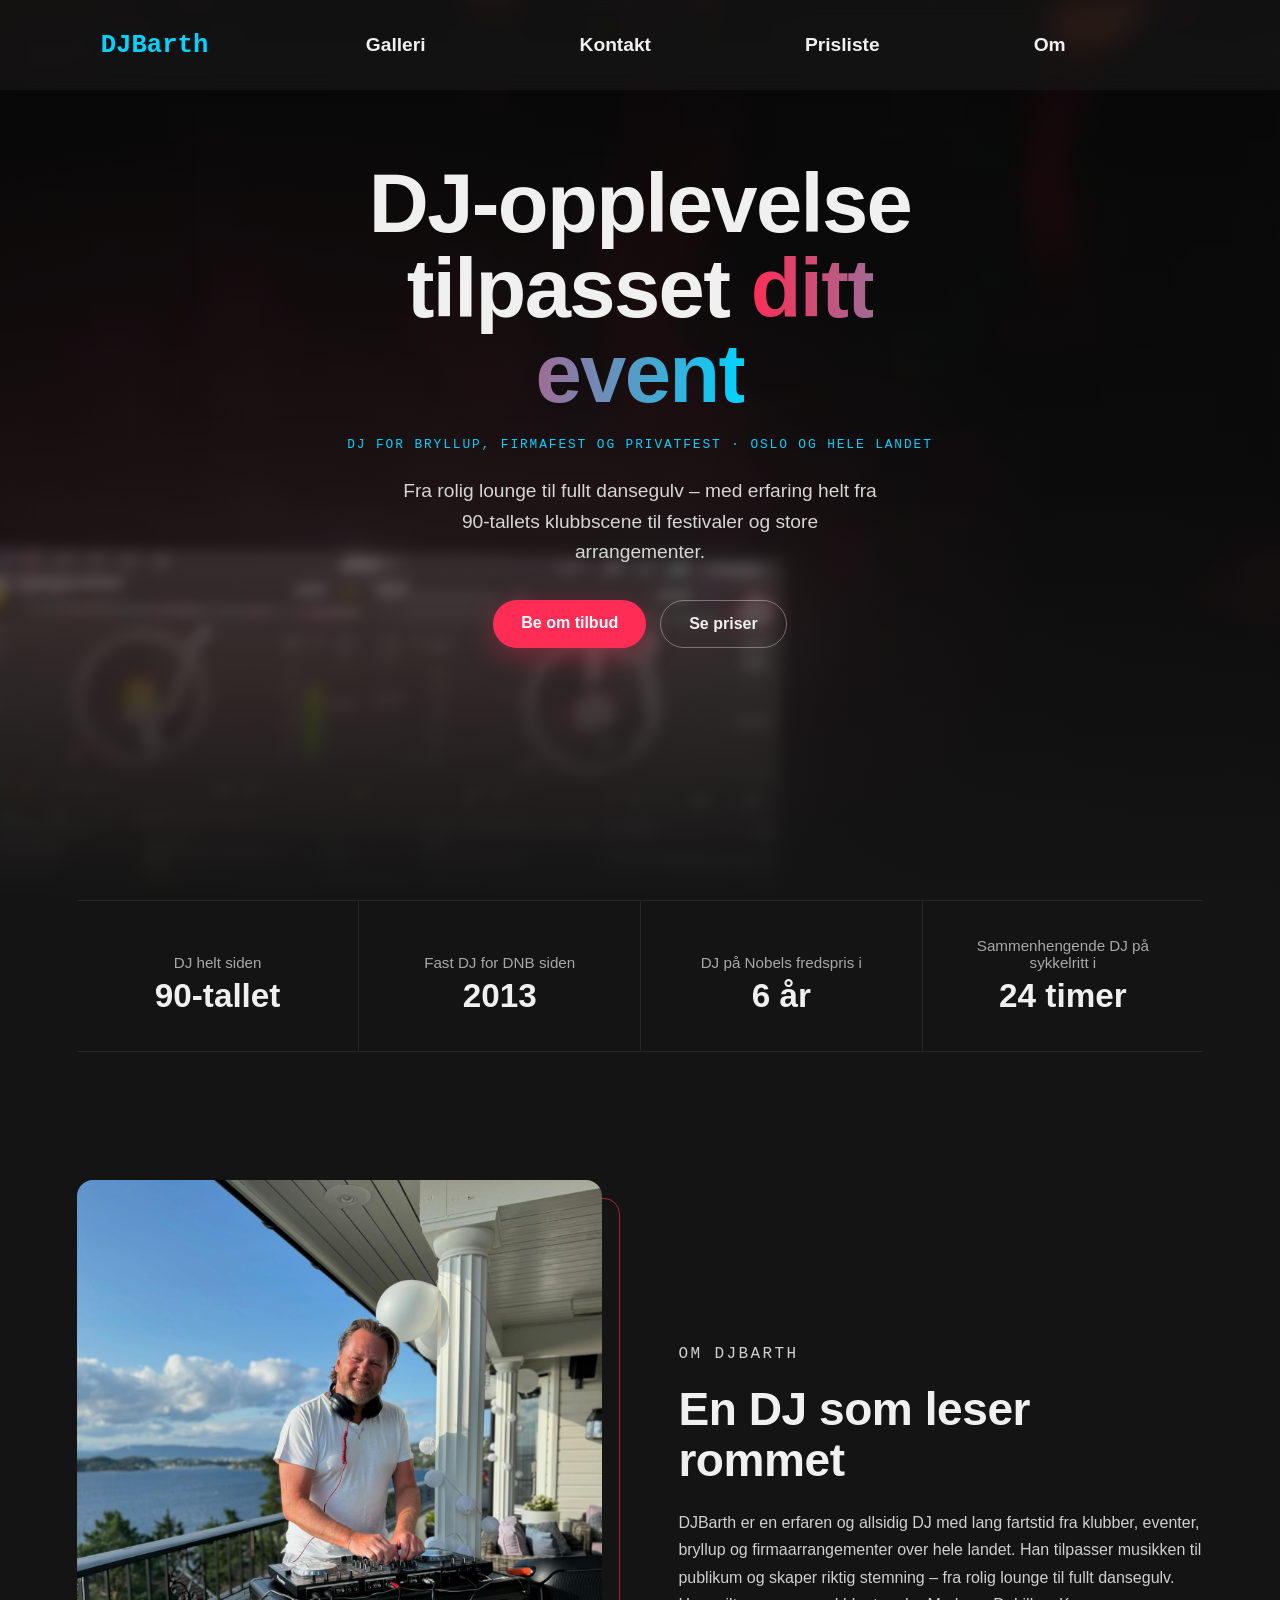
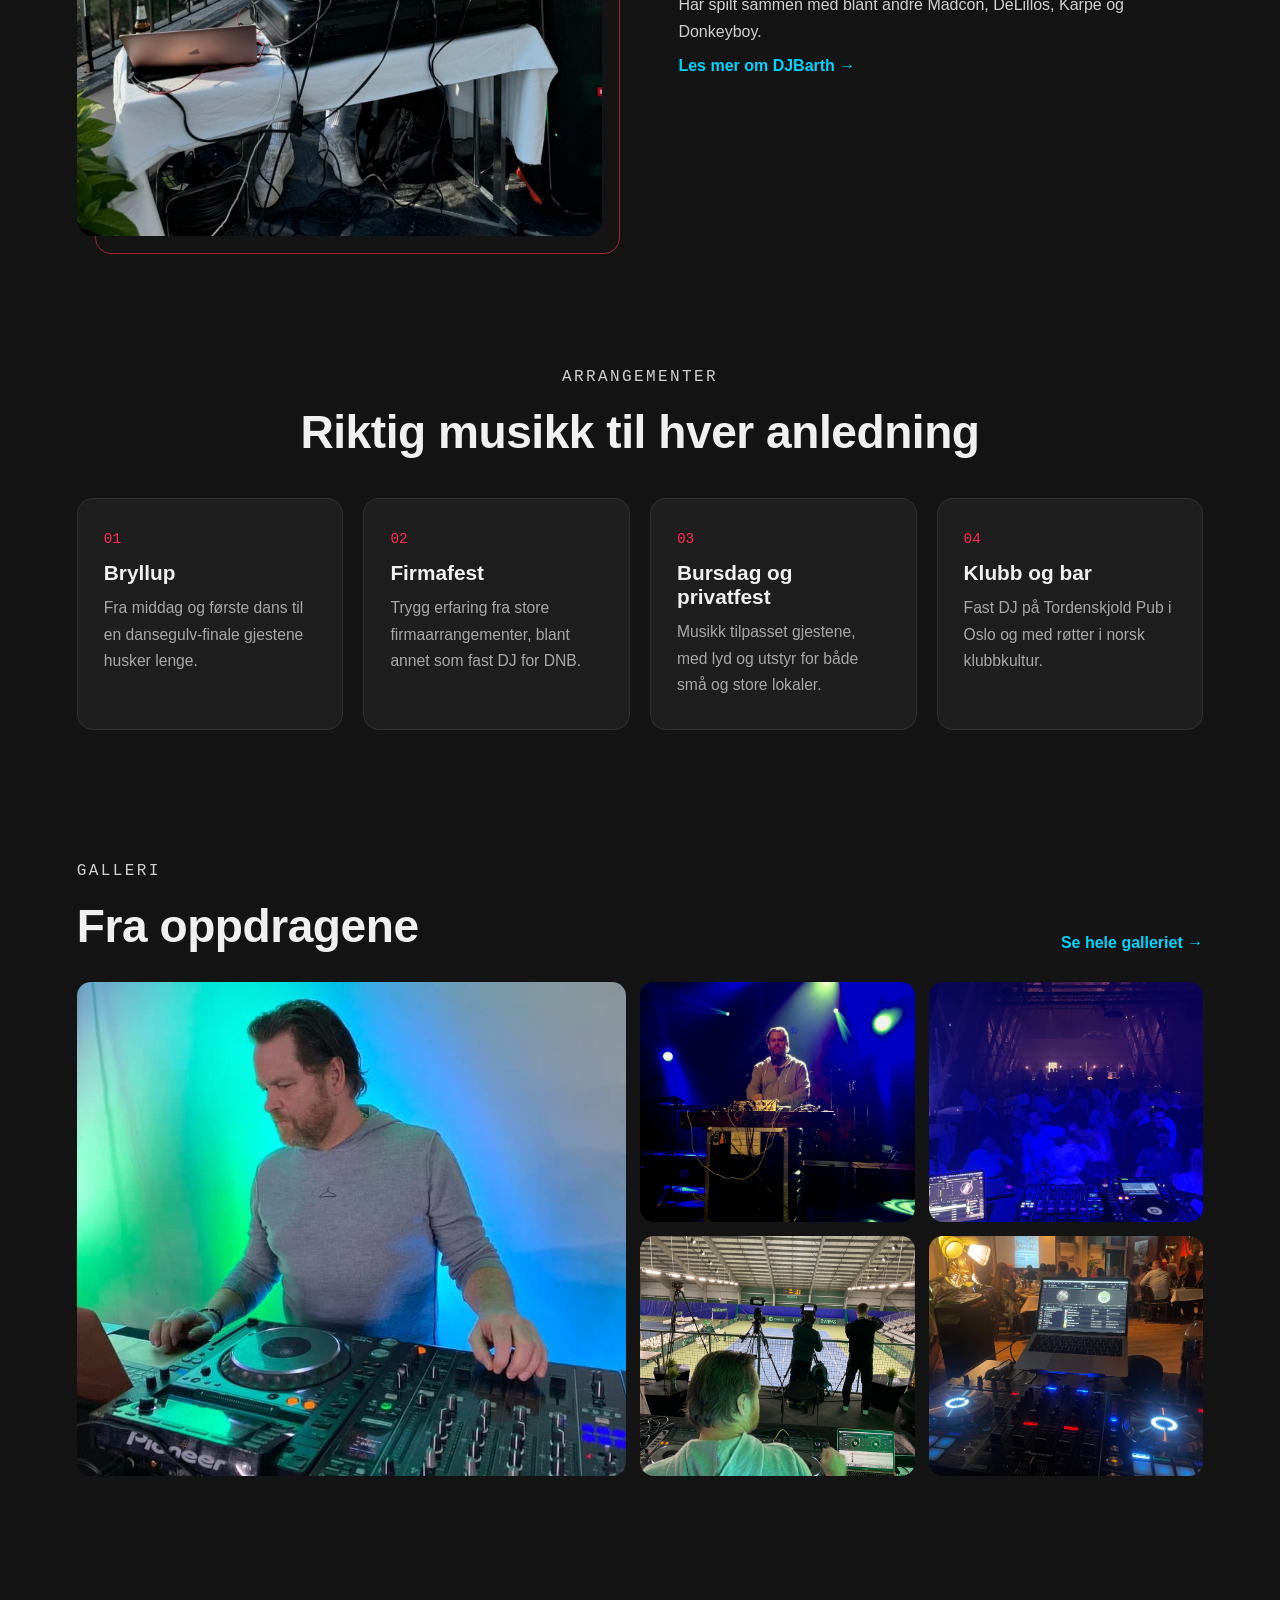
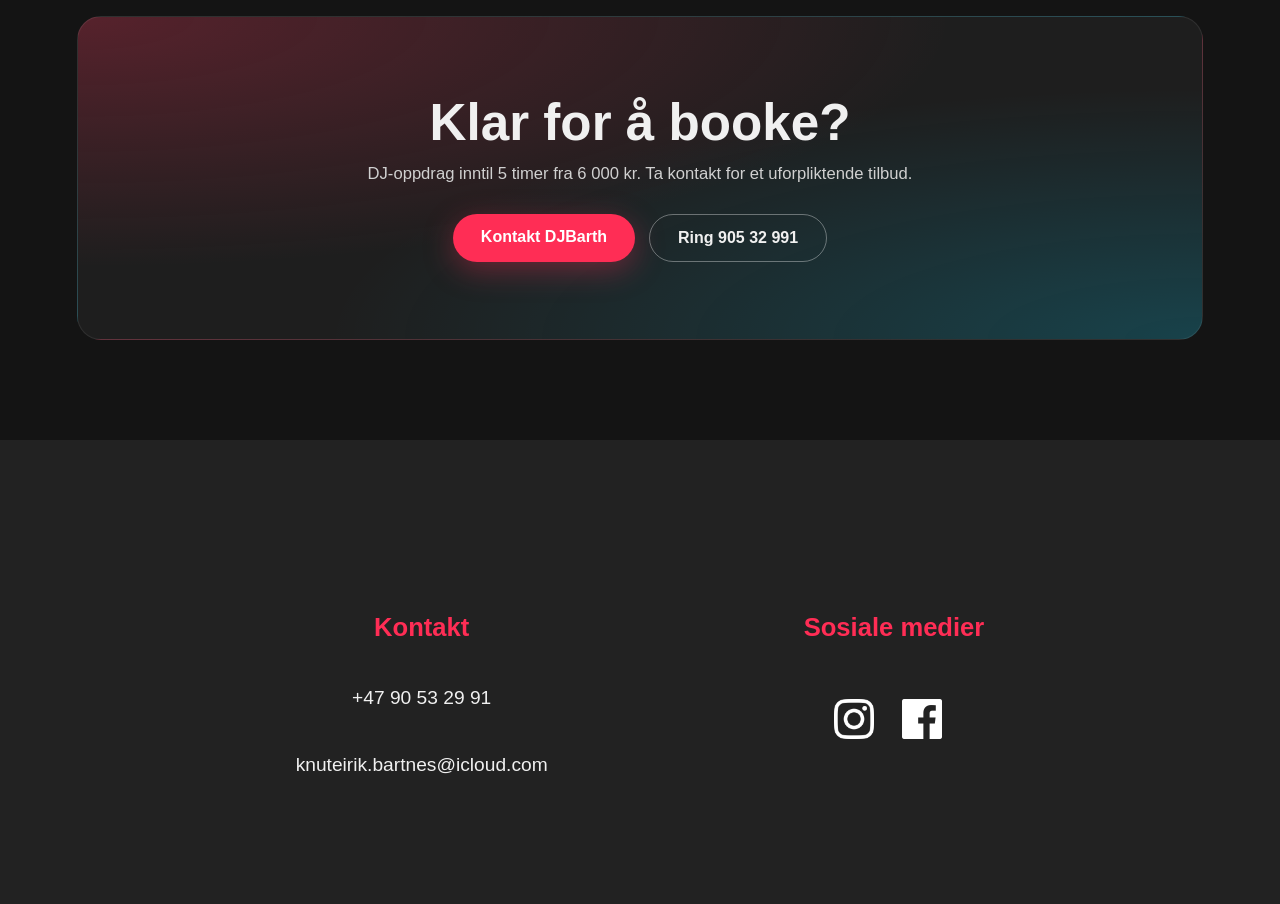
<file: index.html>
<!DOCTYPE html>
<html lang="no">
<head>
    <meta charset="UTF-8">
    <meta name="viewport" content="width=device-width, initial-scale=1.0">
    <title>DJBarth</title>
    <link rel="stylesheet" href="/CSS/Forside.css?v=10">
    <link rel="stylesheet" href="/CSS/ForsideForslag.css?v=6">
    <script src="/JS/Scrolleffekt.js"></script>
</head>
<body class="forslag">
     <div class="SvartKonteiner">
        <div><a href="/" id="Logo">DJBarth</a></div>
        <nav class="NavMeny">
        <a href="/galleri/">Galleri</a>
        <a href="/kontakt/">Kontakt</a>
        <a href="/prisliste/">Prisliste</a>
        <a href="/om/">Om</a>
        </nav>
        <div><button class="Hamburger">III</button></div>
        <div class="DropdownMeny">
            <a href="/galleri/">Galleri</a>
            <a href="/kontakt/">Kontakt</a>
            <a href="/prisliste/">Prisliste</a>
            <a href="/om/">Om</a>
        </div>
    </div>

    <script>
        const burger = document.querySelector(".Hamburger");
        const navbar = document.querySelector(".SvartKonteiner");
    
        burger.addEventListener("click", () => {
            navbar.classList.toggle("open");  
        });
    </script>

    <!-- 1. Toppfelt med video i full bredde -->
    <section class="hero">
    <video id="forsideVideo" autoplay muted loop playsinline preload="auto" poster="/Bilder/DjVideo-poster.jpg" disablepictureinpicture disableremoteplayback controlslist="nodownload nofullscreen noremoteplayback" oncontextmenu="return false;">
        <source src="/Bilder/DjVideo.mp4" type="video/mp4">
        Nettleseren din støtter ikke video.
    </video>
    <script>
        /* Sørger for at videoen starter automatisk på både PC og mobil.
           Noen ganger blokkerer nettleseren autoavspilling (f.eks. iPhone/Mac i
           strømsparingsmodus). Da byttes videoen ut med et <img> som peker på samme
           MP4-fil – Safari spiller slike av automatisk, som en GIF, også i strømsparing.
           Nettlesere som ikke støtter det beholder videoen, som da starter ved første
           museflytt, klikk, berøring eller scroll. */
        (function () {
            var v = document.getElementById("forsideVideo");
            if (!v) return;
            v.muted = true;
            var byttet = false;

            function byttTilBilde() {
                if (byttet) return;
                byttet = true;
                var img = new Image();
                img.className = "videoErstatning";
                img.alt = "";
                img.setAttribute("aria-hidden", "true");
                img.onload = function () {
                    if (!v.paused && v.currentTime > 0) return;
                    v.parentNode.replaceChild(img, v);
                };
                img.src = v.currentSrc || "/Bilder/DjVideo.mp4";
            }

            function spill() {
                var p = v.play();
                if (p && p.catch) p.catch(function (e) {
                    if (e && e.name === "NotAllowedError") byttTilBilde();
                });
            }

            spill();
            v.addEventListener("canplay", spill, { once: true });

            /* Står videoen fortsatt stille etter litt, prøv bildet-trikset uansett. */
            setTimeout(function () {
                if (v.paused || v.currentTime === 0) { spill(); byttTilBilde(); }
            }, 2500);

            ["touchstart", "click", "scroll", "keydown", "mousemove", "wheel"].forEach(function (e) {
                window.addEventListener(e, function start() {
                    if (v.paused) spill();
                    window.removeEventListener(e, start);
                }, { passive: true });
            });
            document.addEventListener("visibilitychange", function () {
                if (!document.hidden && v.paused) spill();
            });
            window.addEventListener("pageshow", function () { if (v.paused) spill(); });
        })();
    </script>
        <div class="heroToning"></div>
        <div class="heroInnhold">
            <h1 class="heroTittel reveal">DJ-opplevelse tilpasset <span>ditt event</span></h1>
            <p class="heroEtikett reveal">DJ for bryllup, firmafest og privatfest · Oslo og hele landet</p>
            <p class="heroIngress reveal">Fra rolig lounge til fullt dansegulv – med erfaring helt fra 90-tallets klubbscene til festivaler og store arrangementer.</p>
            <div class="knappeRad reveal">
                <a class="knapp knappFylt" href="/kontakt/">Be om tilbud</a>
                <a class="knapp knappKant" href="/prisliste/">Se priser</a>
            </div>
        </div>
    </section>

    <!-- 2. Erfaring i tall -->
    <section class="faktaStripe" id="erfaring">
        <div class="fakta reveal"><span>DJ helt siden</span><strong>90-tallet</strong></div>
        <div class="fakta reveal"><span>Fast DJ for DNB siden</span><strong>2013</strong></div>
        <div class="fakta reveal"><span>DJ på Nobels fredspris i</span><strong>6 år</strong></div>
        <div class="fakta reveal"><span>Sammenhengende DJ på sykkelritt&nbsp;i</span><strong>24 timer</strong></div>
    </section>

    <!-- 3. Om DJBarth -->
    <section class="seksjon omDelt">
        <div class="omBildeRamme reveal">
            <img src="/Bilder/IMG_6328.jpg" alt="DJBarth bak DJ-pulten på en terrasse">
        </div>
        <div class="omTekst">
            <p class="seksjonEtikett reveal">Om DJBarth</p>
            <h2 class="seksjonTittel reveal">En DJ som leser rommet</h2>
            <p class="reveal">DJBarth er en erfaren og allsidig DJ med lang fartstid fra klubber, eventer, bryllup og firmaarrangementer over hele landet. Han tilpasser musikken til publikum og skaper riktig stemning – fra rolig lounge til fullt dansegulv.</p>
            <p class="reveal">Har spilt sammen med blant andre Madcon, DeLillos, Karpe og Donkeyboy.</p>
            <a class="tekstLenke reveal" href="/om/">Les mer om DJBarth <span aria-hidden="true">→</span></a>
        </div>
    </section>

    <!-- 4. Hva jeg tilbyr -->
    <section class="seksjon">
        <p class="seksjonEtikett midtstilt reveal">Arrangementer</p>
        <h2 class="seksjonTittel midtstilt reveal">Riktig musikk til hver anledning</h2>
        <div class="tilbudGrid">
            <article class="tilbudKort reveal">
                <span class="kortNr">01</span>
                <h3>Bryllup</h3>
                <p>Fra middag og første dans til en dansegulv-finale gjestene husker lenge.</p>
            </article>
            <article class="tilbudKort reveal">
                <span class="kortNr">02</span>
                <h3>Firmafest</h3>
                <p>Trygg erfaring fra store firmaarrangementer, blant annet som fast DJ for DNB.</p>
            </article>
            <article class="tilbudKort reveal">
                <span class="kortNr">03</span>
                <h3>Bursdag og privatfest</h3>
                <p>Musikk tilpasset gjestene, med lyd og utstyr for både små og store lokaler.</p>
            </article>
            <article class="tilbudKort reveal">
                <span class="kortNr">04</span>
                <h3>Klubb og bar</h3>
                <p>Fast DJ på Tordenskjold Pub i Oslo og med røtter i norsk klubbkultur.</p>
            </article>
        </div>
    </section>

    <!-- 5. Smakebit fra galleriet -->
    <section class="seksjon">
        <div class="seksjonTopp">
            <div>
                <p class="seksjonEtikett reveal">Galleri</p>
                <h2 class="seksjonTittel reveal">Fra oppdragene</h2>
            </div>
            <a class="tekstLenke reveal" href="/galleri/">Se hele galleriet <span aria-hidden="true">→</span></a>
        </div>
        <div class="galleriSmak">
            <a class="reveal stor" href="/galleri/"><img src="/Bilder/IMG_3747.JPG" alt="DJBarth på et stort arrangement"></a>
            <a class="reveal" href="/galleri/"><img src="/Bilder/IMG_1045.jpeg" alt="DJBarth på oppdrag"></a>
            <a class="reveal" href="/galleri/"><img src="/Bilder/IMG_6349.jpg" alt="DJBarth på oppdrag"></a>
            <a class="reveal" href="/galleri/"><img src="/Bilder/IMG_0641.jpeg" alt="DJBarth bak DJ-pulten"></a>
            <a class="reveal" href="/galleri/"><img src="/Bilder/IMG_6933.jpeg" alt="DJBarth på oppdrag"></a>
        </div>
    </section>

    <!-- 6. Avslutning med booking -->
    <section class="bookingBand reveal">
        <h2>Klar for å booke?</h2>
        <p>DJ-oppdrag inntil 5 timer fra 6 000 kr. Ta kontakt for et uforpliktende tilbud.</p>
        <div class="knappeRad">
            <a class="knapp knappFylt" href="/kontakt/">Kontakt DJBarth</a>
            <a class="knapp knappKant" href="tel:+4790532991">Ring 905 32 991</a>
        </div>
    </section>

    <footer>
        <div class="footerSection">
            <ul class="Kontakt">
                <li class="FooterLi"><h3>Kontakt</h3></li>
                <li class="FooterLi"><p>+47 90 53 29 91</p></li>
                <li class="FooterLi"><p>knuteirik.bartnes@icloud.com</p></li>
            </ul>

            <ul>
                <li class="FooterLi"><h3>Sosiale medier</h3></li>
                <li class="FooterLi">
                    <a href="https://www.instagram.com/djbarth66?utm_source=ig_web_button_share_sheet&igsh=ZDNlZDc0MzIxNw=="><img class="instagram" src="/Bilder/instagram-white-icon.webp" alt=""></a>
                    <a href="https://www.facebook.com/profile.php?id=100063523150438"><img class="facebook" src="/Bilder/facebook-logo-png-white-facebook-logo-png-white-facebook-icon-png--32.png" alt=""></a>
                </li>
            </ul>
        </div>
    </footer>
</body>
</html>
</file>
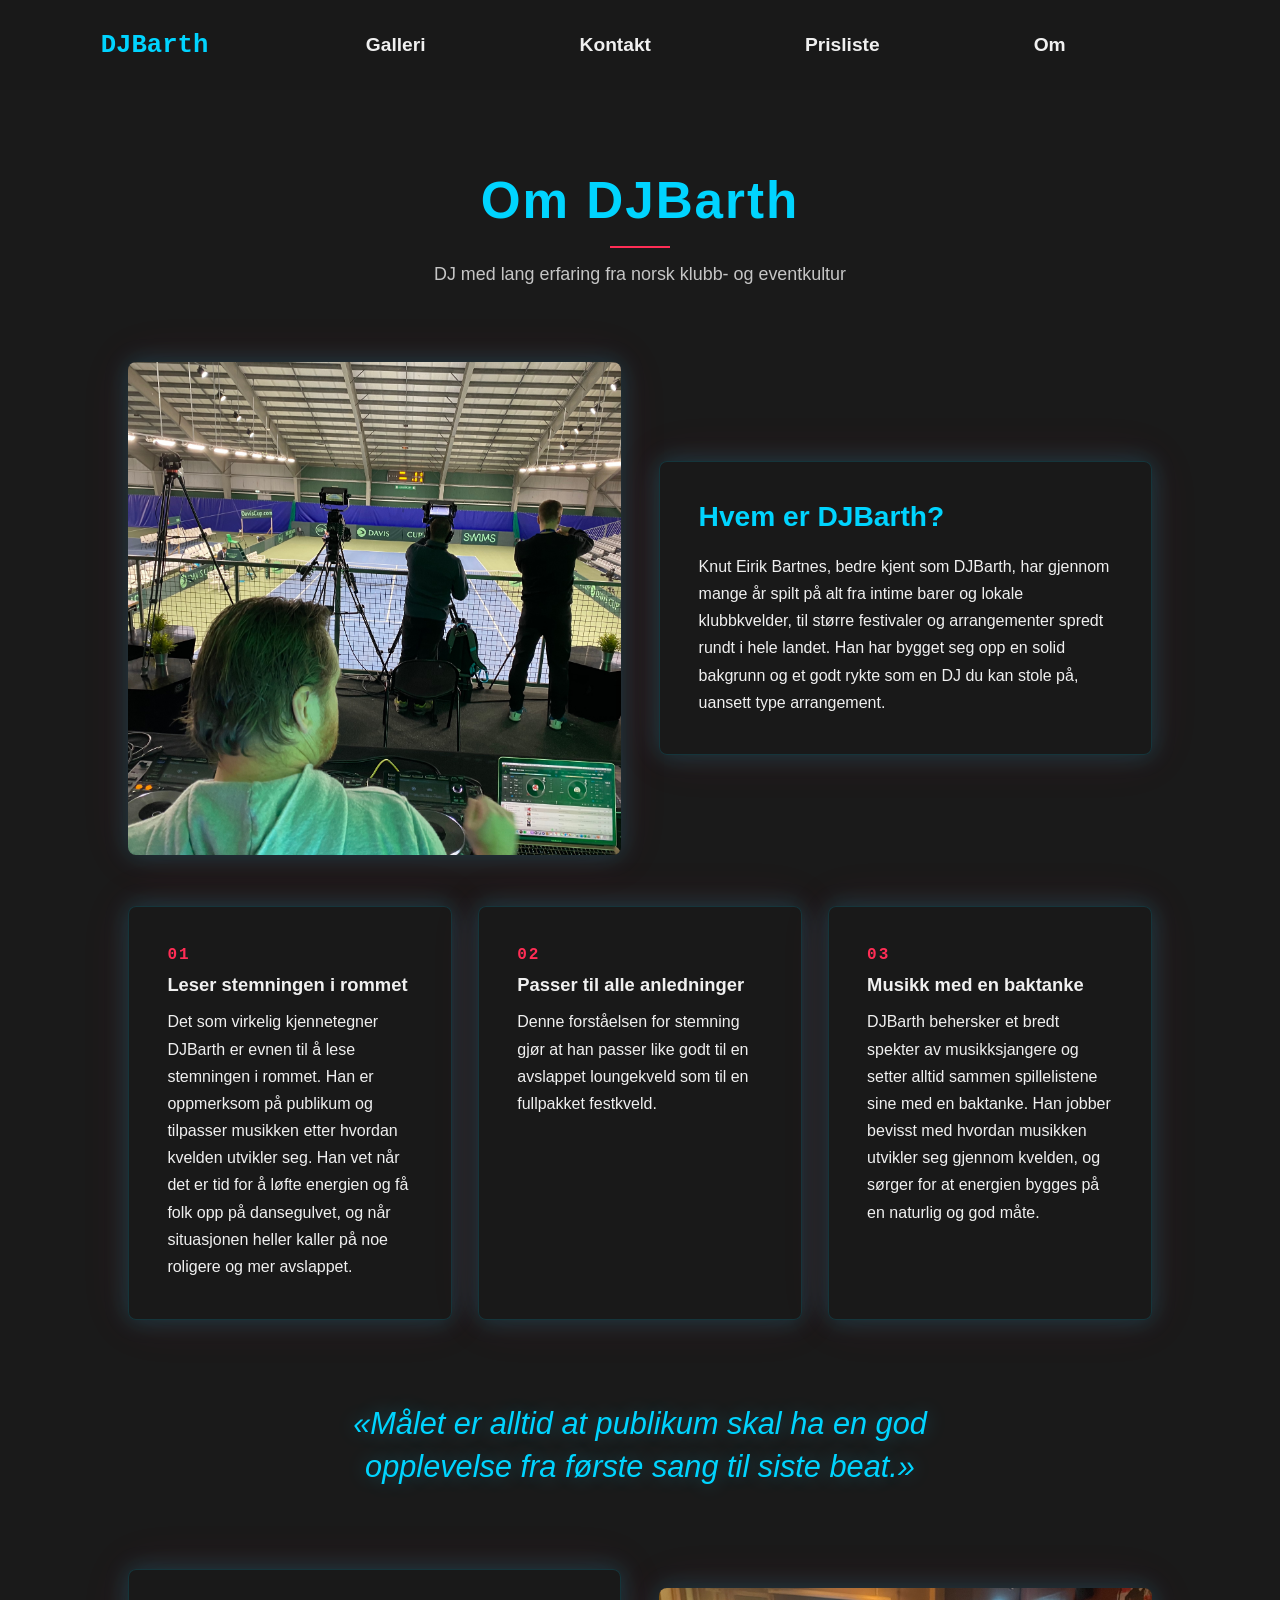
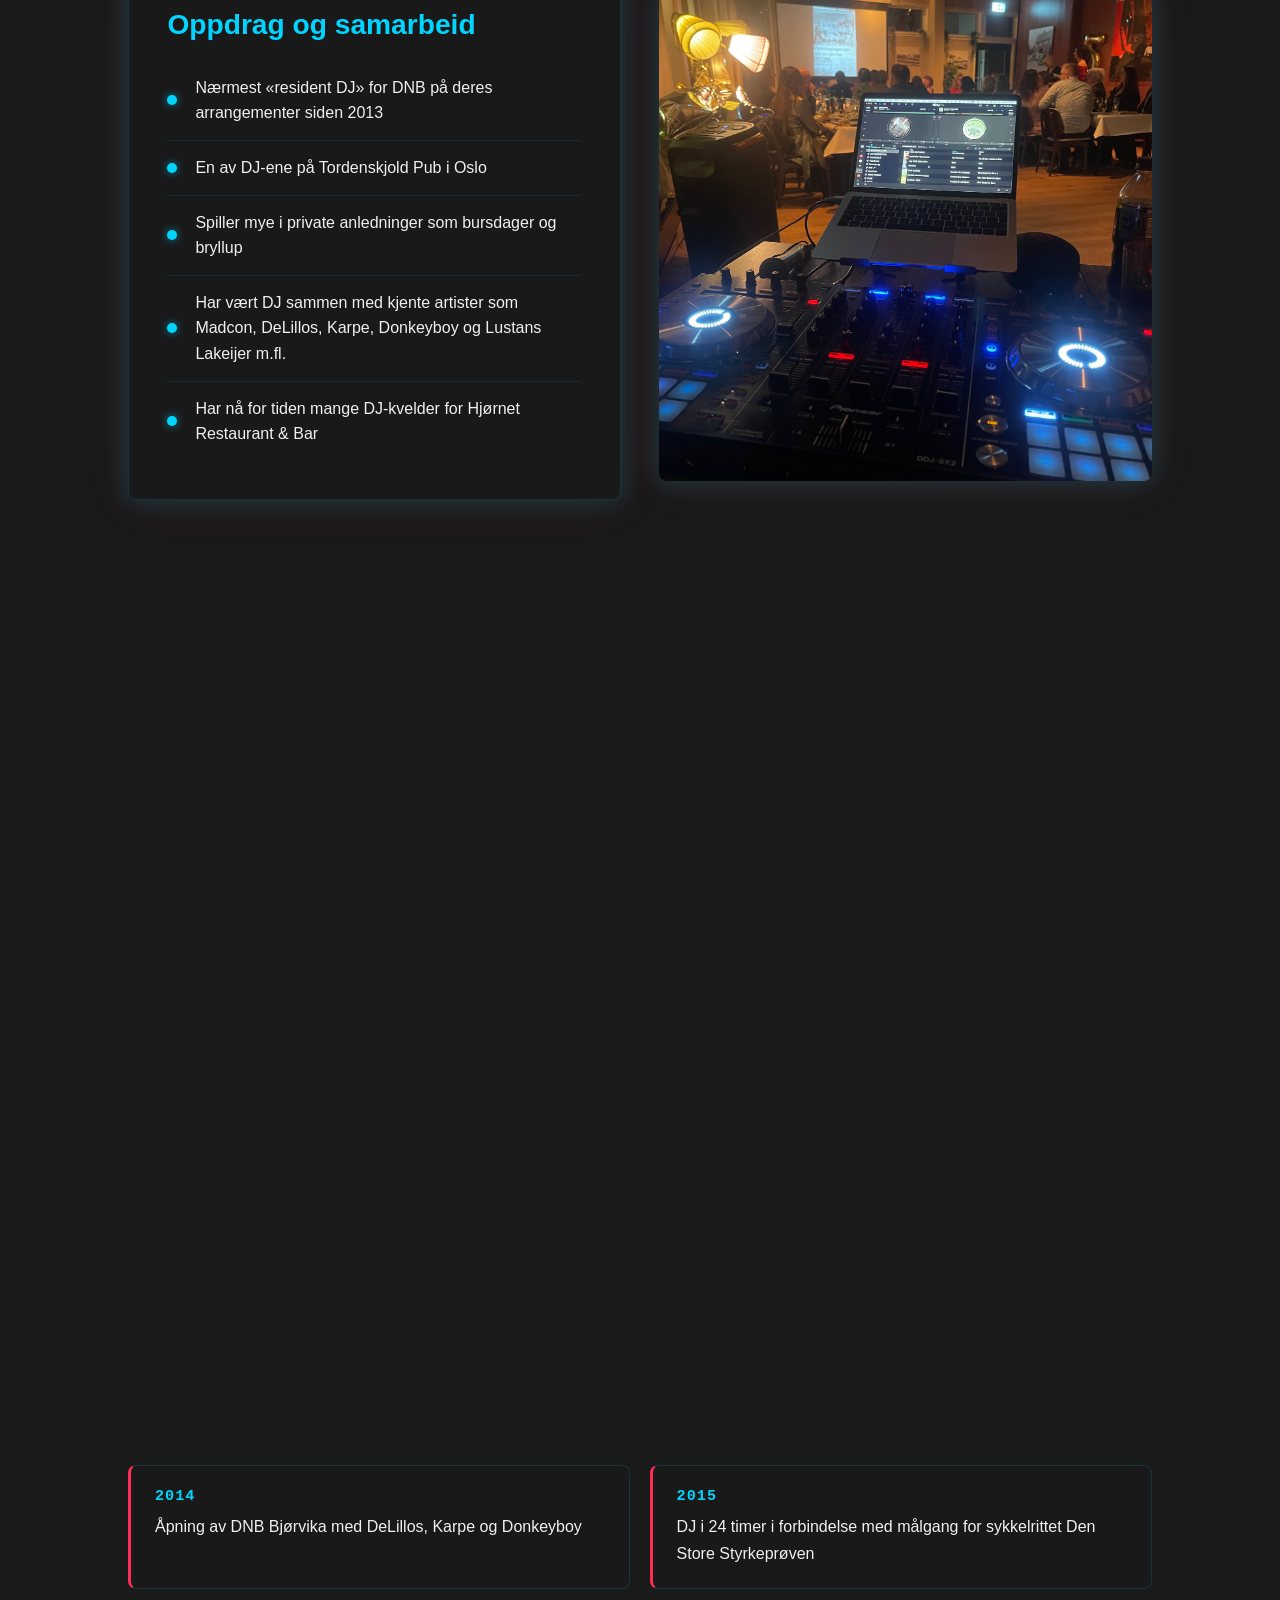
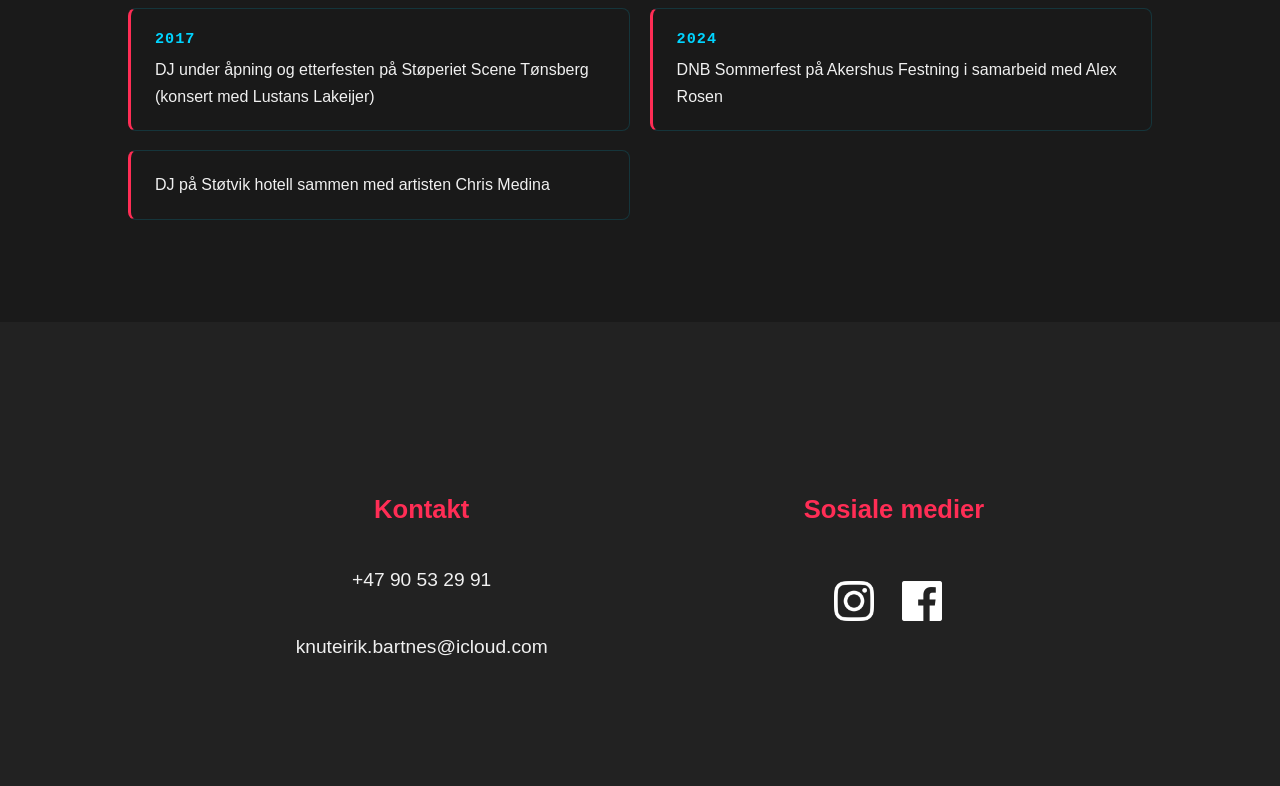
<file: om/index.html>
<!DOCTYPE html>
<html lang="no">
<head>
    <meta charset="UTF-8">
    <meta name="viewport" content="width=device-width, initial-scale=1.0">
    <title>DJBarth</title>
    <link rel="stylesheet" href="/CSS/Om.css?v=9">
    <script src="/JS/Scrolleffekt.js"></script>
</head>
<body>
     <div class="SvartKonteiner">
        <div><a href="/" id="Logo">DJBarth</a></div>
        <nav class="NavMeny">
        <a href="/galleri/">Galleri</a>
        <a href="/kontakt/">Kontakt</a>
        <a href="/prisliste/">Prisliste</a>
        <a href="/om/">Om</a>
        </nav>
        <div><button class="Hamburger">III</button></div>
        <div class="DropdownMeny">
            <a href="/galleri/">Galleri</a>
            <a href="/kontakt/">Kontakt</a>
            <a href="/prisliste/">Prisliste</a>
            <a href="/om/">Om</a>
        </div>
    </div>

    <script>
        const burger = document.querySelector(".Hamburger");
        const navbar = document.querySelector(".SvartKonteiner");
    
        burger.addEventListener("click", () => {
            navbar.classList.toggle("open");  
        });
    </script>

    <header class="SideTopp reveal">
        <h1 class="SideTittel">Om DJBarth</h1>
        <p class="SideIngress">DJ med lang erfaring fra norsk klubb- og eventkultur</p>
    </header>

    <main class="omInnhold">

        <section class="omIntro">
            <img class="omBilde reveal" src="/Bilder/IMG_0641.jpeg" alt="DJBarth bak DJ-pulten">
            <div class="omKort reveal">
                <h2 class="Overskrift">Hvem er DJBarth?</h2>
                <p class="Tekst">Knut Eirik Bartnes, bedre kjent som DJBarth, har gjennom mange år spilt på alt fra intime barer og lokale klubbkvelder, til større festivaler og arrangementer spredt rundt i hele landet. Han har bygget seg opp en solid bakgrunn og et godt rykte som en DJ du kan stole på, uansett type arrangement.</p>
            </div>
        </section>

        <section class="omKjennetegn">
            <div class="omKort reveal">
                <span class="kortNummer">01</span>
                <h3 class="Underoverskrift">Leser stemningen i rommet</h3>
                <p class="Tekst">Det som virkelig kjennetegner DJBarth er evnen til å lese stemningen i rommet. Han er oppmerksom på publikum og tilpasser musikken etter hvordan kvelden utvikler seg. Han vet når det er tid for å løfte energien og få folk opp på dansegulvet, og når situasjonen heller kaller på noe roligere og mer avslappet.</p>
            </div>
            <div class="omKort reveal">
                <span class="kortNummer">02</span>
                <h3 class="Underoverskrift">Passer til alle anledninger</h3>
                <p class="Tekst">Denne forståelsen for stemning gjør at han passer like godt til en avslappet loungekveld som til en fullpakket festkveld.</p>
            </div>
            <div class="omKort reveal">
                <span class="kortNummer">03</span>
                <h3 class="Underoverskrift">Musikk med en baktanke</h3>
                <p class="Tekst">DJBarth behersker et bredt spekter av musikksjangere og setter alltid sammen spillelistene sine med en baktanke. Han jobber bevisst med hvordan musikken utvikler seg gjennom kvelden, og sørger for at energien bygges på en naturlig og god måte.</p>
            </div>
        </section>

        <blockquote class="omSitat reveal">
            <p>«Målet er alltid at publikum skal ha en god opplevelse fra første sang til siste beat.»</p>
        </blockquote>

        <section class="omDel">
            <div class="omKort reveal">
                <h2 class="Overskrift">Oppdrag og samarbeid</h2>
                <ul class="omListe">
                    <li>Nærmest «resident DJ» for DNB på deres arrangementer siden 2013</li>
                    <li>En av DJ-ene på Tordenskjold Pub i Oslo</li>
                    <li>Spiller mye i private anledninger som bursdager og bryllup</li>
                    <li>Har vært DJ sammen med kjente artister som Madcon, DeLillos, Karpe, Donkeyboy og Lustans Lakeijer m.fl.</li>
                    <li>Har nå for tiden mange DJ-kvelder for Hjørnet Restaurant &amp; Bar</li>
                </ul>
            </div>
            <img class="omBilde reveal" src="/Bilder/IMG_6933.jpeg" alt="DJBarth på oppdrag">
        </section>

        <section class="omEvents">
            <div class="eventsTopp">
                <img class="omBilde reveal" src="/Bilder/IMG_3747.JPG" alt="DJBarth på et stort arrangement">
                <h2 class="Overskrift reveal">Store DJ-events</h2>
            </div>
            <div class="eventsListe">
                <article class="eventKort reveal">
                    <span class="eventAar">90-tallet</span>
                    <p class="Tekst">Var med å starte opp og DJ-e på electronicaklubben Stretch – en av Norges første electronicaklubber, som huset DJ Tiësto, Armin van Buuren og Robert Miles</p>
                </article>
                <article class="eventKort reveal">
                    <span class="eventAar">2007–2012</span>
                    <p class="Tekst">Nobels fredspris i Oslo Rådhus</p>
                </article>
                <article class="eventKort reveal">
                    <span class="eventAar">2014</span>
                    <p class="Tekst">Åpning av DNB Bjørvika med DeLillos, Karpe og Donkeyboy</p>
                </article>
                <article class="eventKort reveal">
                    <span class="eventAar">2015</span>
                    <p class="Tekst">DJ i 24 timer i forbindelse med målgang for sykkelrittet Den Store Styrkeprøven</p>
                </article>
                <article class="eventKort reveal">
                    <span class="eventAar">2017</span>
                    <p class="Tekst">DJ under åpning og etterfesten på Støperiet Scene Tønsberg (konsert med Lustans Lakeijer)</p>
                </article>
                <article class="eventKort reveal">
                    <span class="eventAar">2024</span>
                    <p class="Tekst">DNB Sommerfest på Akershus Festning i samarbeid med Alex Rosen</p>
                </article>
                <article class="eventKort reveal">
                    <p class="Tekst">DJ på Støtvik hotell sammen med artisten Chris Medina</p>
                </article>
            </div>
        </section>

    </main>


<footer>
    <div class="footerSection">
        
        <ul class="Kontakt">
            <li class="FooterLi"><h3>Kontakt</h3></li>
            <li class="FooterLi"><p>+47 90 53 29 91</p></li>
            <li class="FooterLi"><p>knuteirik.bartnes@icloud.com</p></li>
        </ul>

        <ul>
            <li class="FooterLi"><h3>Sosiale medier</h3></li>
            <li class="FooterLi">
                <a href="https://www.instagram.com/djbarth66?utm_source=ig_web_button_share_sheet&igsh=ZDNlZDc0MzIxNw=="><img class="instagram" src="/Bilder/instagram-white-icon.webp" alt=""></a>
                <a href="https://www.facebook.com/profile.php?id=100063523150438"><img class="facebook" src="/Bilder/facebook-logo-png-white-facebook-logo-png-white-facebook-icon-png--32.png" alt=""></a>
            </li>
        </ul>
    </div>
</footer>
    
    
</body>
</html>
</file>
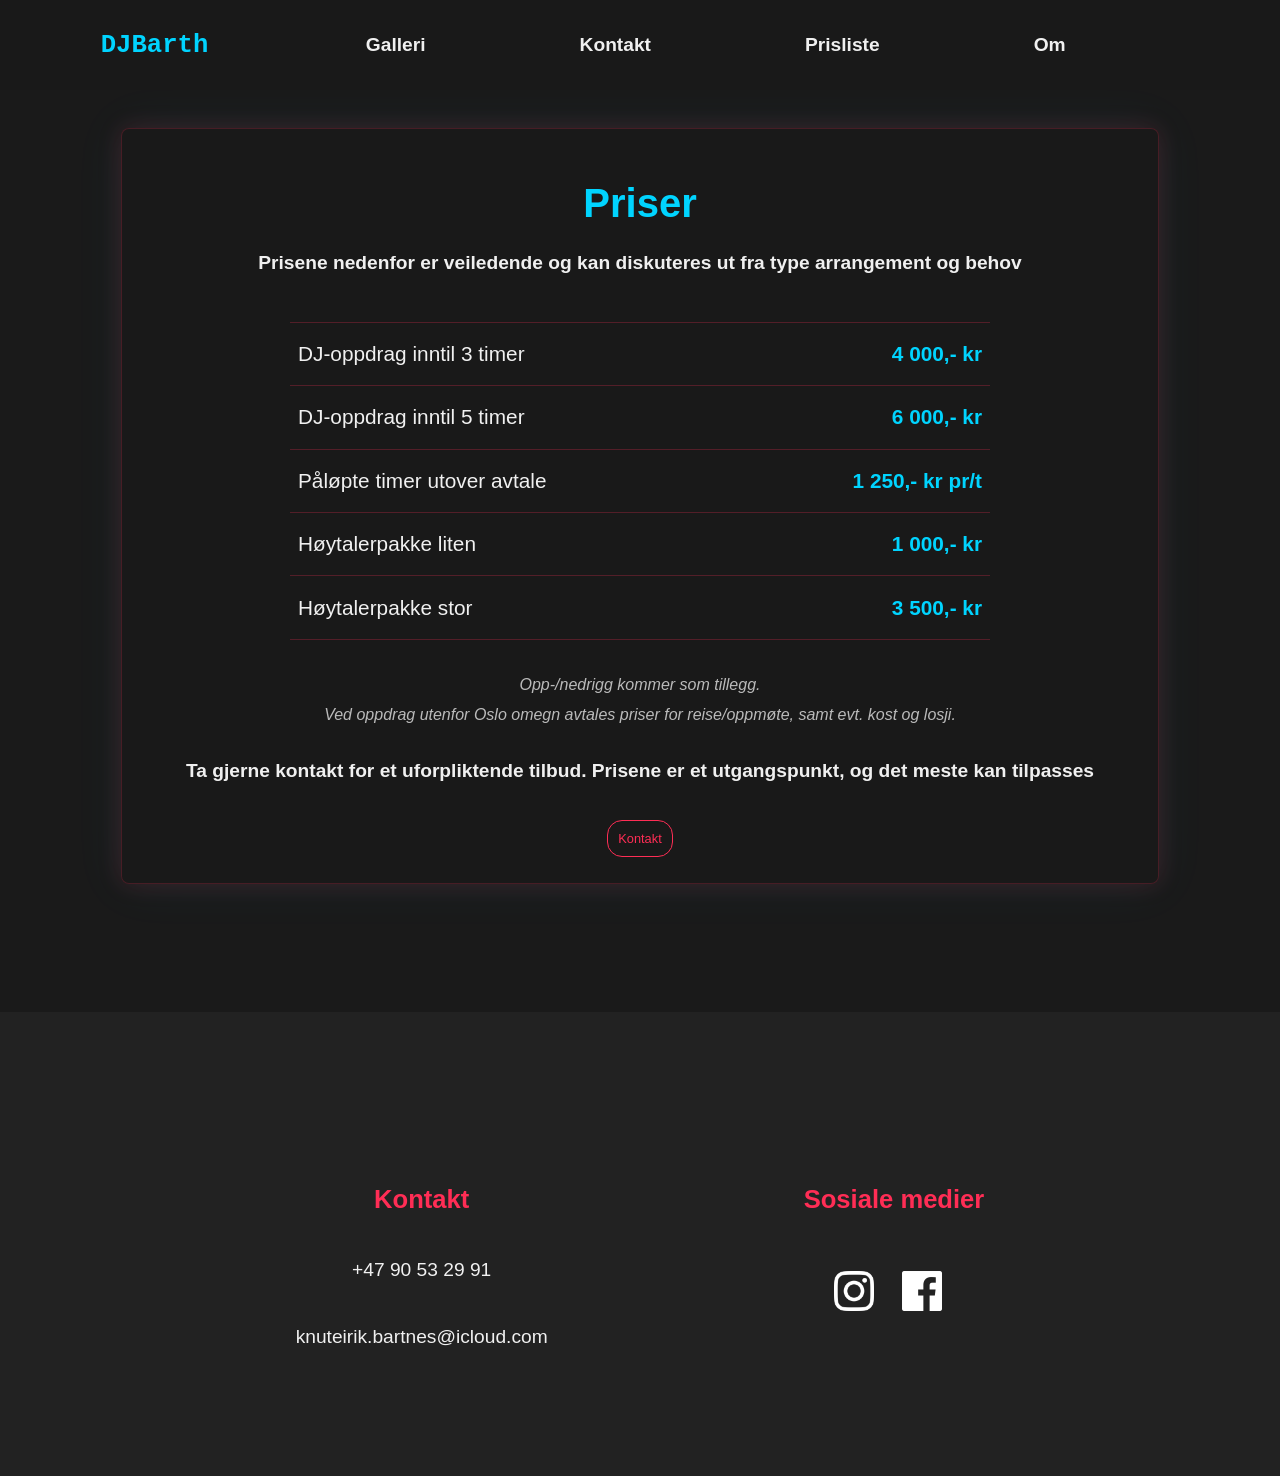
<file: prisliste/index.html>
<!DOCTYPE html>
<html lang="en">
<head>
    <meta charset="UTF-8">
    <meta name="viewport" content="width=device-width, initial-scale=1.0">
    <title>DJBarth</title>
    <link rel="stylesheet" href="/CSS/Prisliste.css?v=8">
</head>
<body>
     <div class="SvartKonteiner">
        <div><a href="/" id="Logo">DJBarth</a></div>
        <nav class="NavMeny">
        <a href="/galleri/">Galleri</a>
        <a href="/kontakt/">Kontakt</a>
        <a href="/prisliste/">Prisliste</a>
        <a href="/om/">Om</a>
        </nav>
        <div><button class="Hamburger">III</button></div>
        <div class="DropdownMeny">
            <a href="/galleri/">Galleri</a>
            <a href="/kontakt/">Kontakt</a>
            <a href="/prisliste/">Prisliste</a>
            <a href="/om/">Om</a>
        </div>
    </div>

    <script>
        const burger = document.querySelector(".Hamburger");
        const navbar = document.querySelector(".SvartKonteiner");
    
        burger.addEventListener("click", () => {
            navbar.classList.toggle("open");  
        });
    </script>

    <div class="rad3">
        <div class="kolonne3">
            <div class="omTekstBox">
                <h1>Priser</h1>
                <h4>Prisene nedenfor er veiledende og kan diskuteres ut fra type arrangement og behov</h4>

                <div class="PrisTabell">
                    <div class="PrisRad">
                        <span class="PrisNavn">DJ-oppdrag inntil 3 timer</span>
                        <span class="PrisBelop">4 000,- kr</span>
                    </div>
                    <div class="PrisRad">
                        <span class="PrisNavn">DJ-oppdrag inntil 5 timer</span>
                        <span class="PrisBelop">6 000,- kr</span>
                    </div>
                    <div class="PrisRad">
                        <span class="PrisNavn">Påløpte timer utover avtale</span>
                        <span class="PrisBelop">1 250,- kr pr/t</span>
                    </div>
                    <div class="PrisRad">
                        <span class="PrisNavn">Høytalerpakke liten</span>
                        <span class="PrisBelop">1 000,- kr</span>
                    </div>
                    <div class="PrisRad">
                        <span class="PrisNavn">Høytalerpakke stor</span>
                        <span class="PrisBelop">3 500,- kr</span>
                    </div>
                </div>

                <div class="PrisNotater">
                    <p>Opp-/nedrigg kommer som tillegg.</p>
                    <p>Ved oppdrag utenfor Oslo omegn avtales priser for reise/oppmøte, samt evt. kost og losji.</p>
                </div>

                <h4>Ta gjerne kontakt for et uforpliktende tilbud. Prisene er et utgangspunkt, og det meste kan tilpasses</h4>
                <a href="/kontakt/"><button class="btnBooking">Kontakt</button></a>
            </div>
        </div>
    </div>
    
    <footer>
        <div class="footerSection">
            
            <ul class="Kontakt">
                <li class="FooterLi"><h3>Kontakt</h3></li>
                <li class="FooterLi"><p>+47 90 53 29 91</p></li>
                <li class="FooterLi"><p>knuteirik.bartnes@icloud.com</p></li>
            </ul>
    
            <ul>
                <li class="FooterLi"><h3>Sosiale medier</h3></li>
                <li class="FooterLi">
                    <a href="https://www.instagram.com/djbarth66?utm_source=ig_web_button_share_sheet&igsh=ZDNlZDc0MzIxNw=="><img class="instagram" src="/Bilder/instagram-white-icon.webp" alt=""></a>
                    <a href="https://www.facebook.com/profile.php?id=100063523150438"><img class="facebook" src="/Bilder/facebook-logo-png-white-facebook-logo-png-white-facebook-icon-png--32.png" alt=""></a>
                </li>
            </ul>
        </div>
    </footer>
    
</body>
</html>
</file>
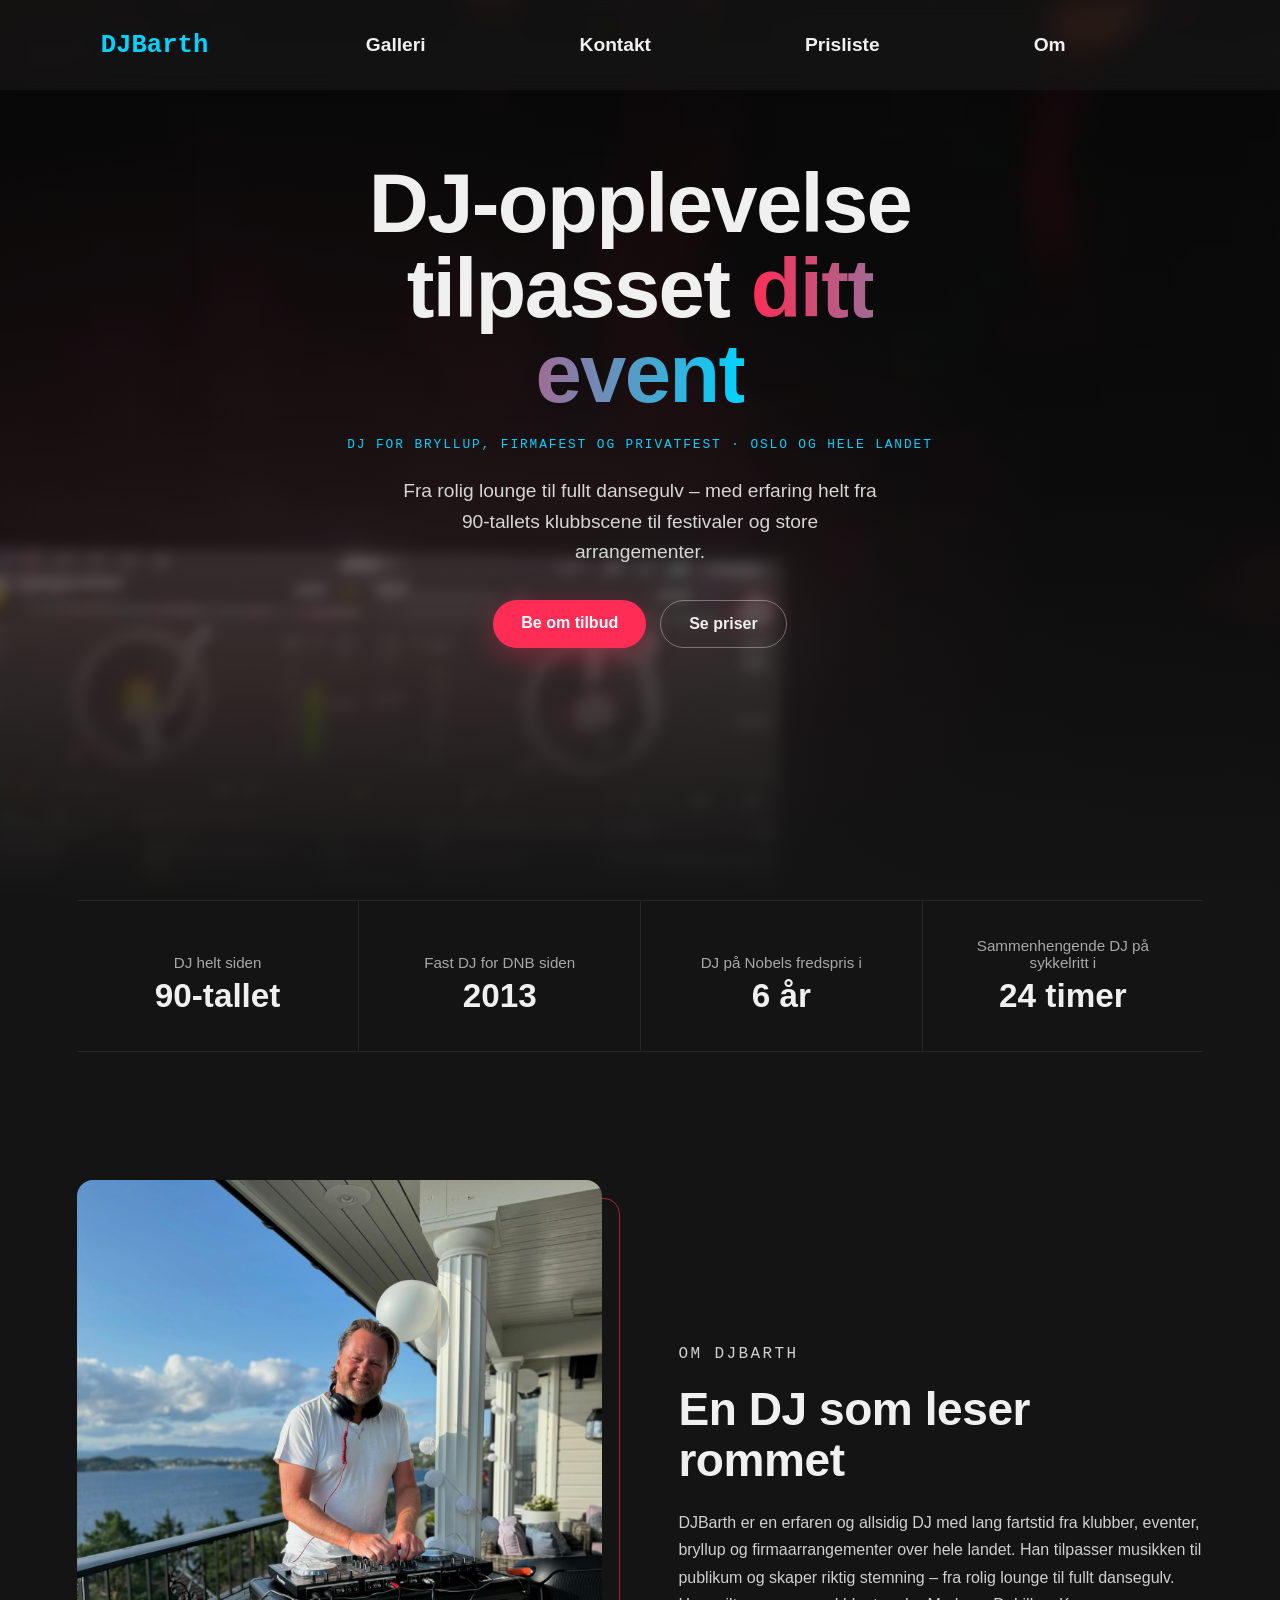
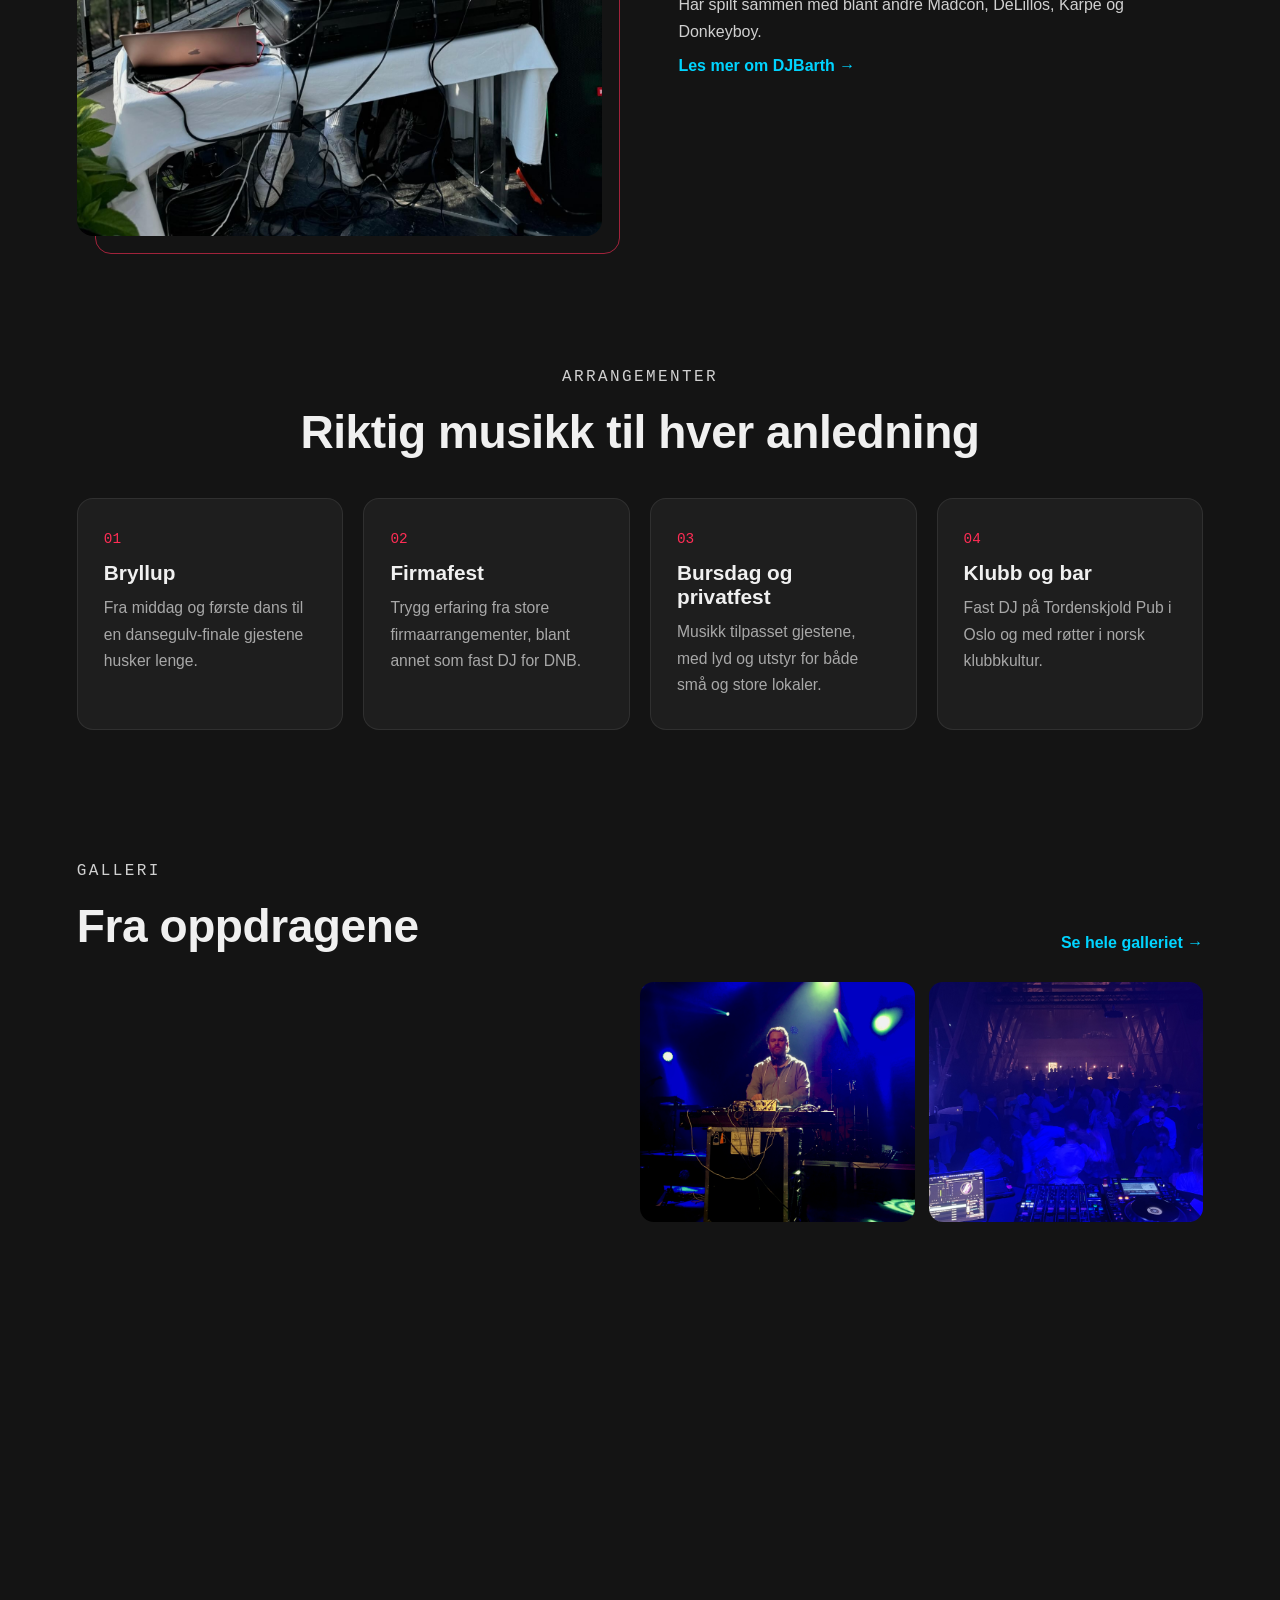
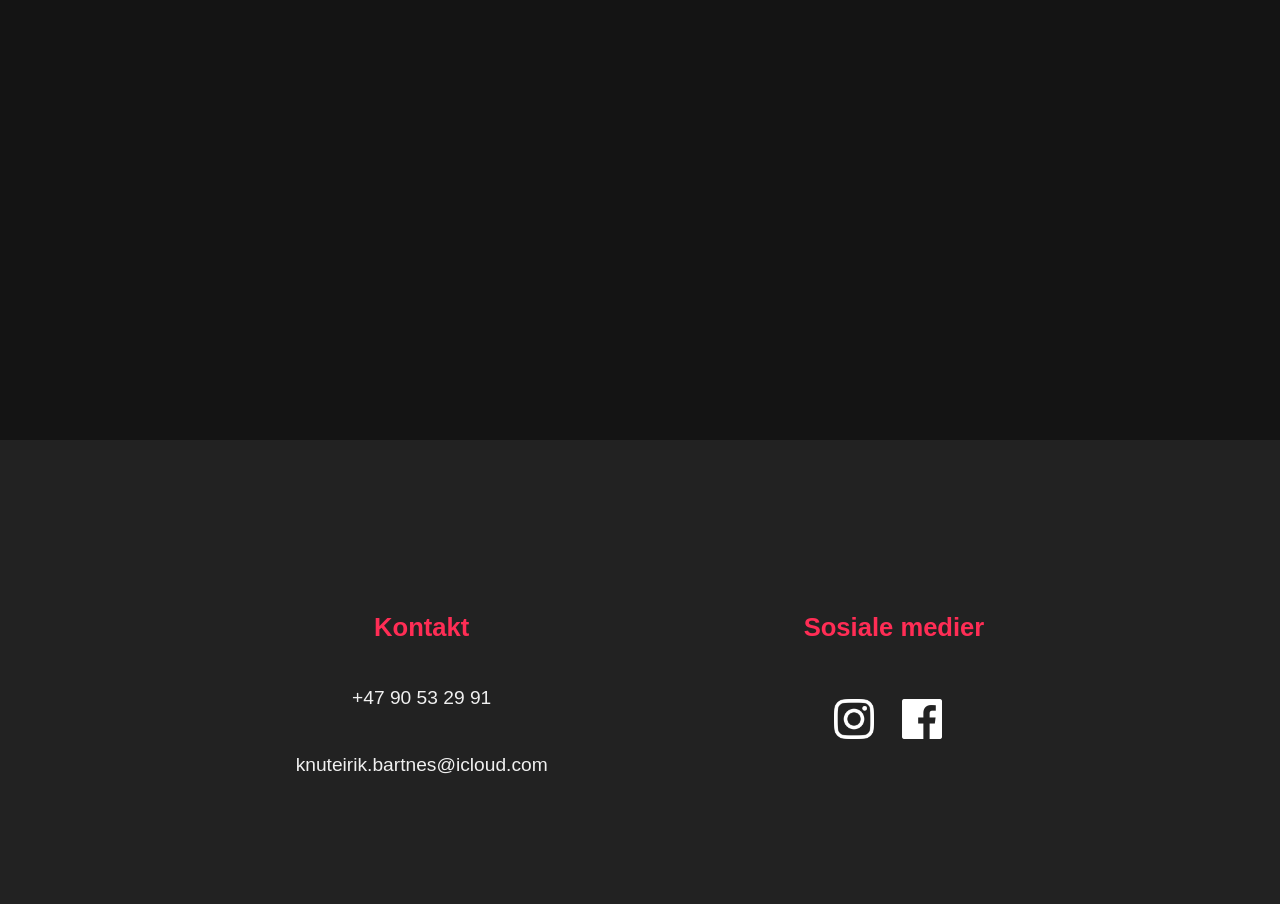
<file: HTML/Forside.html>
<!DOCTYPE html>
<html lang="no">
<head>
    <meta charset="UTF-8">
    <title>DJBarth</title>
    <meta http-equiv="refresh" content="0; url=/">
    <link rel="canonical" href="/">
    <script>location.replace("/" + location.search + location.hash);</script>
</head>
<body>
    <p>Siden har flyttet til <a href="/">/</a>.</p>
</body>
</html>
</file>
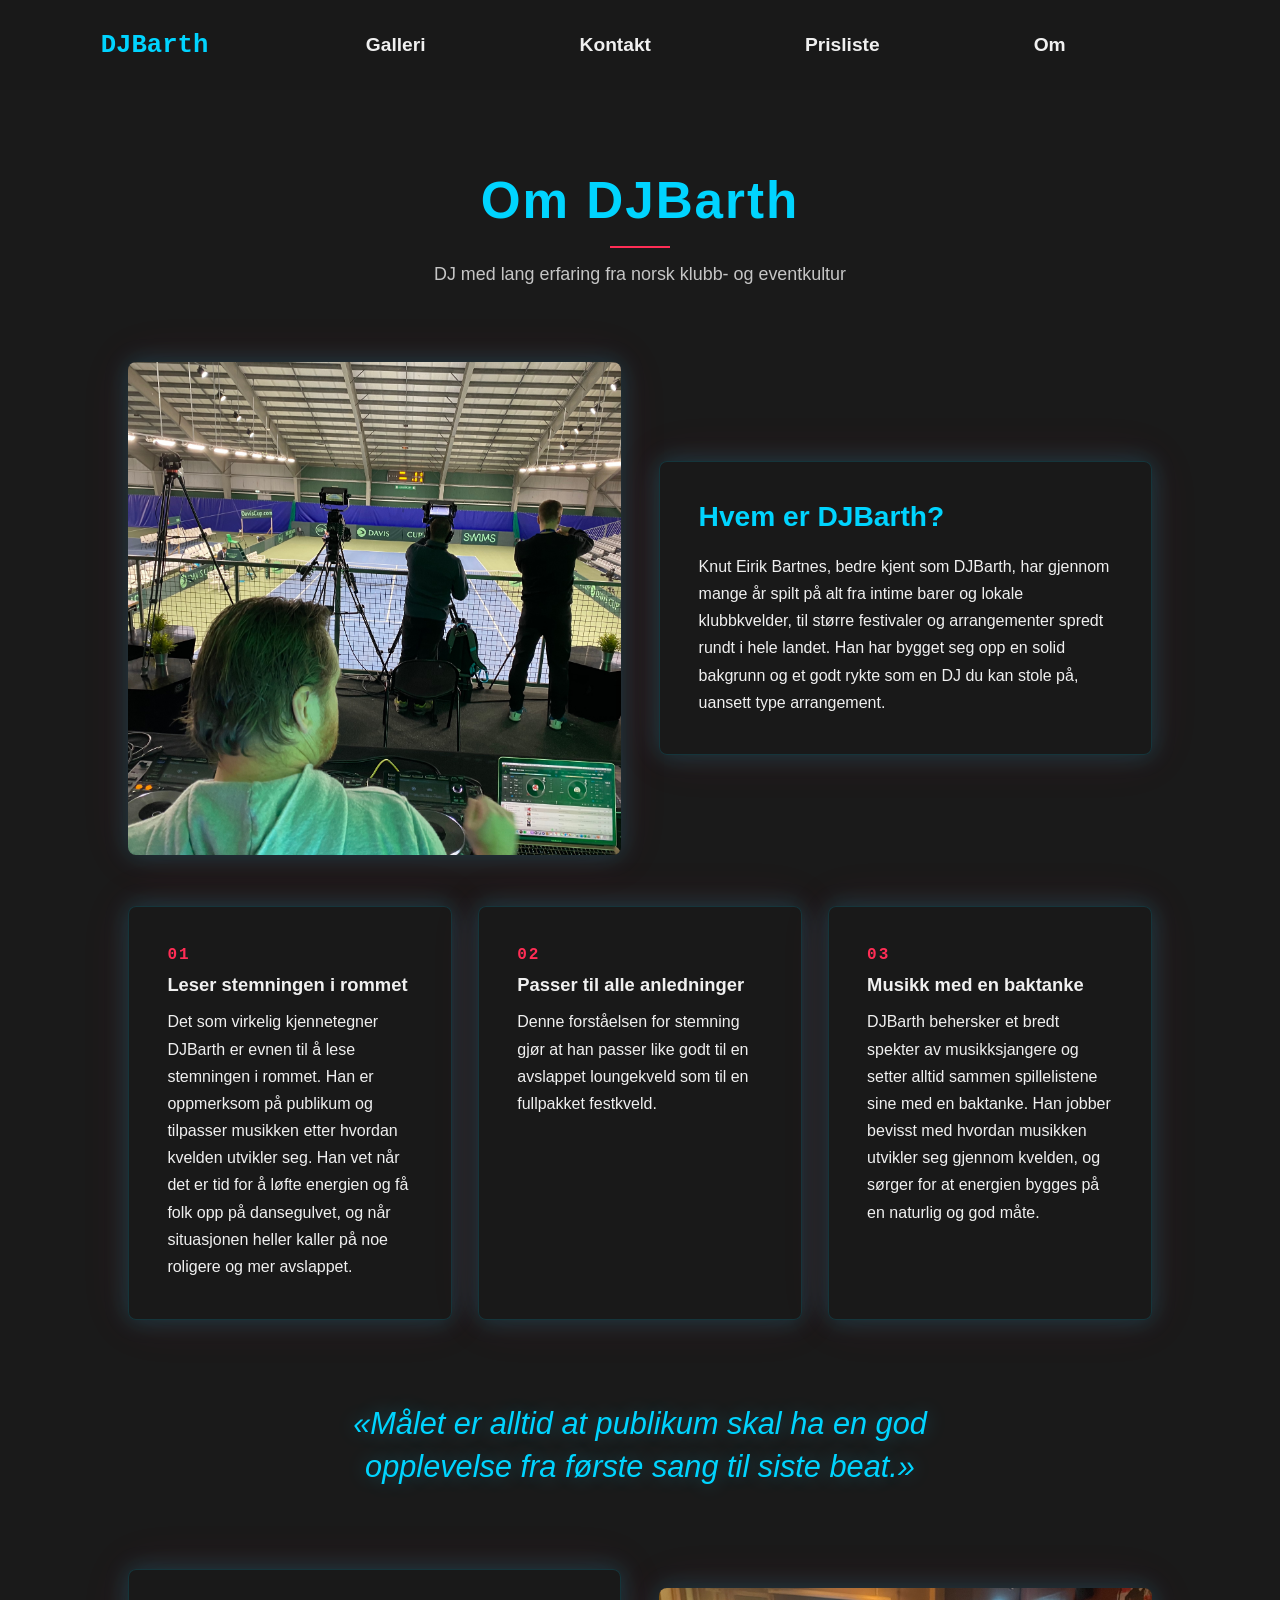
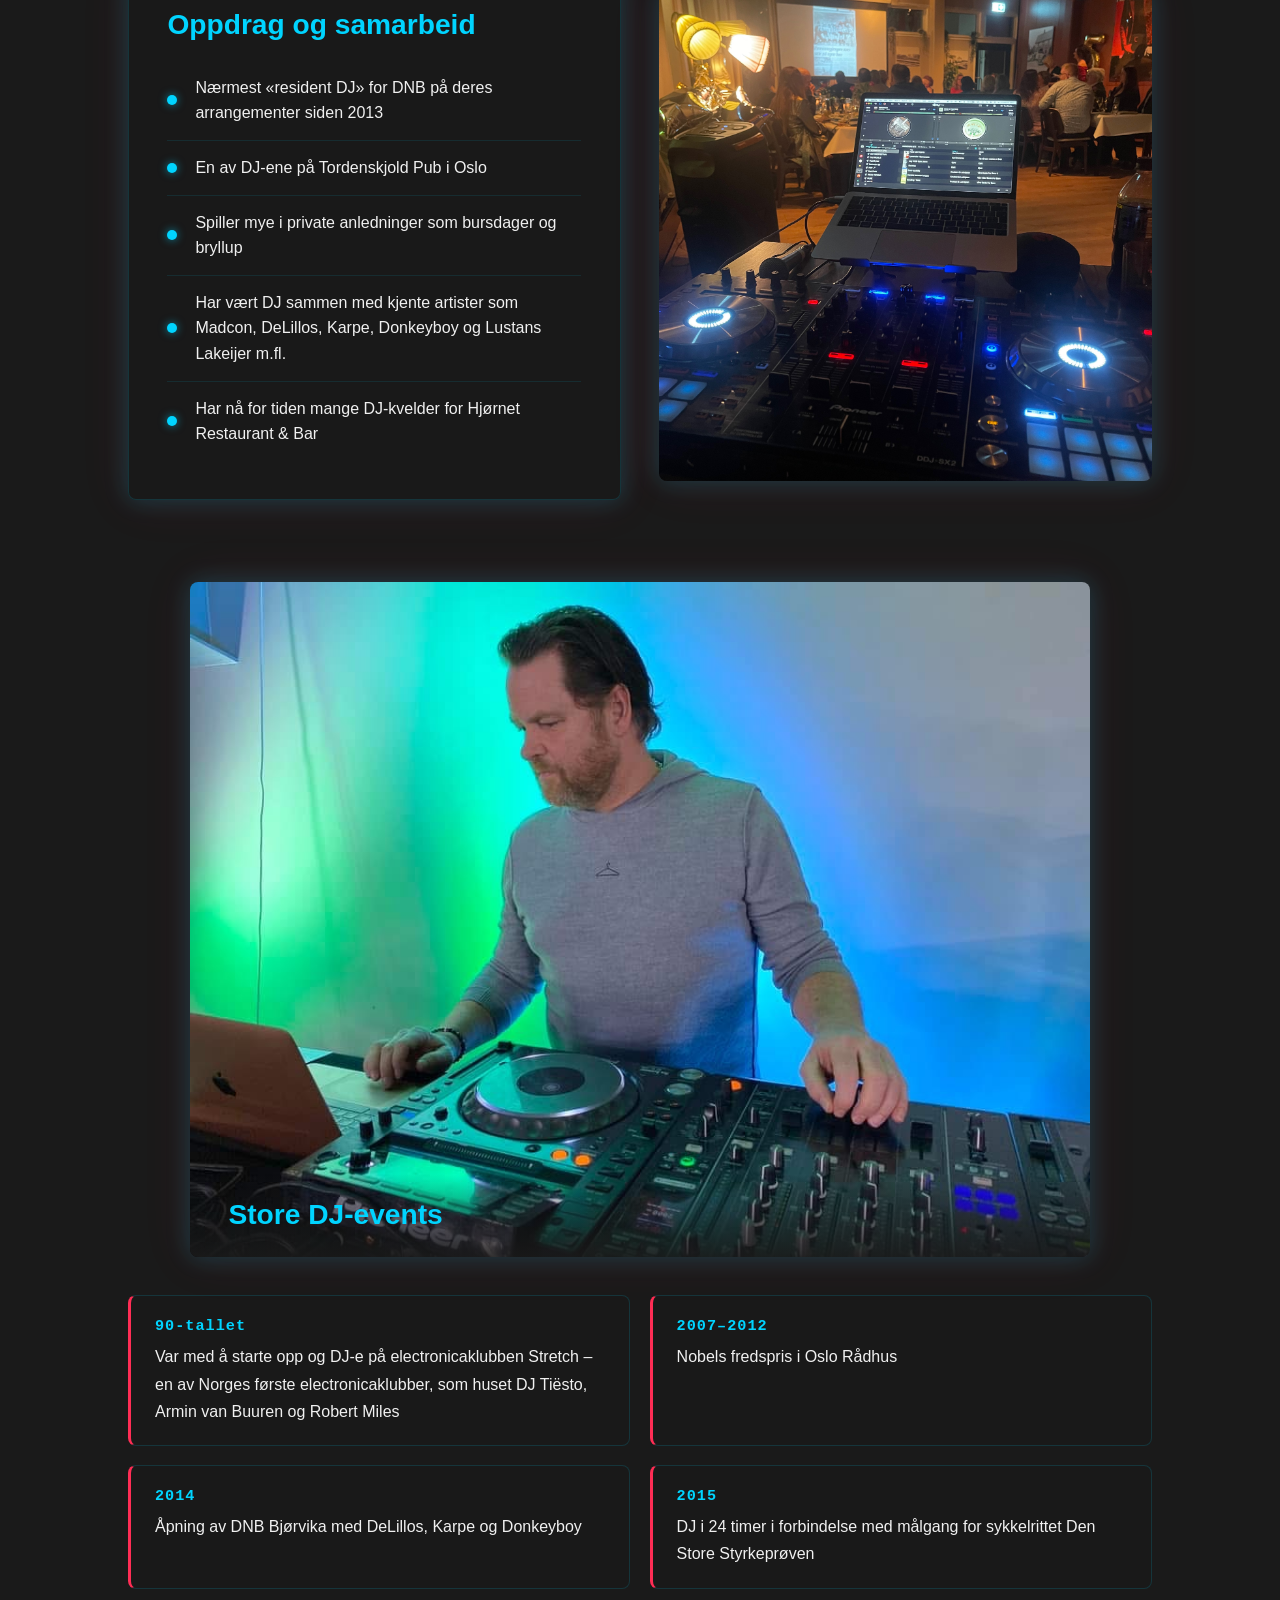
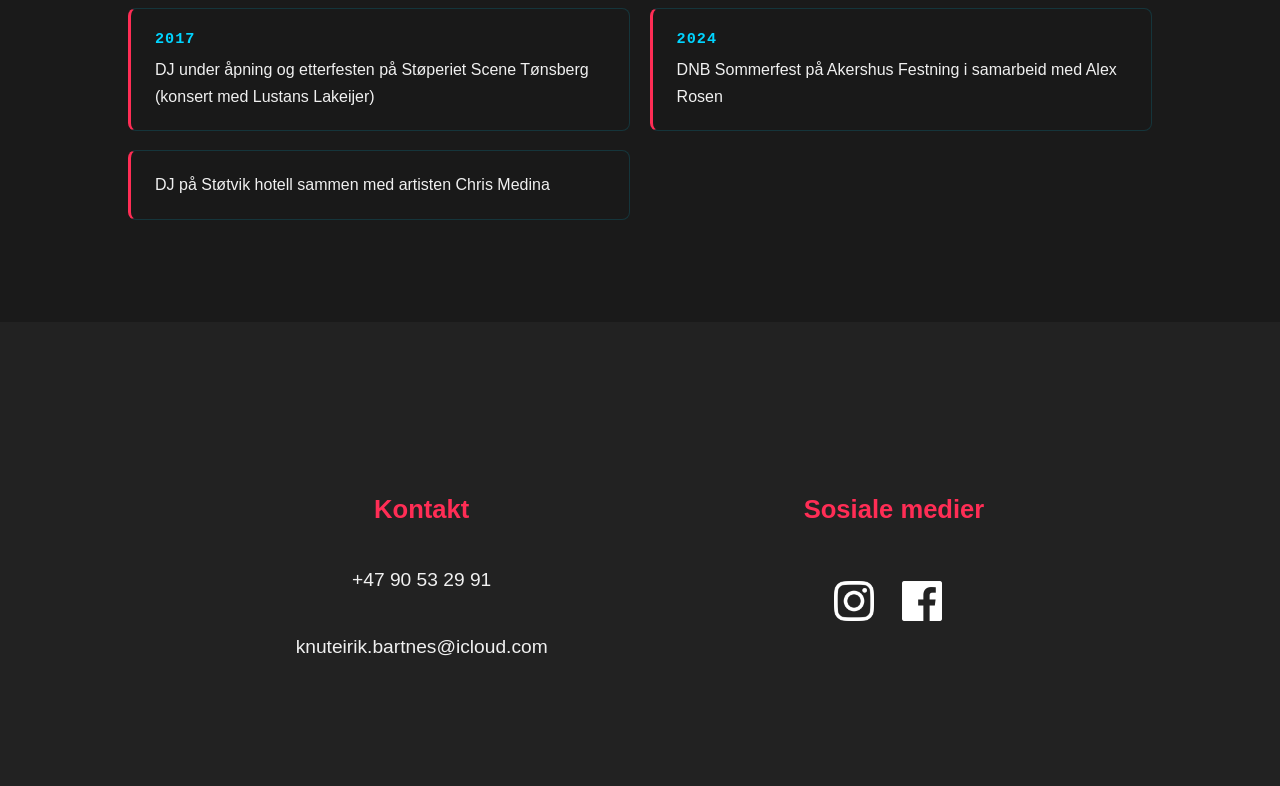
<file: HTML/Om.html>
<!DOCTYPE html>
<html lang="no">
<head>
    <meta charset="UTF-8">
    <title>DJBarth</title>
    <meta http-equiv="refresh" content="0; url=/om/">
    <link rel="canonical" href="/om/">
    <script>location.replace("/om/" + location.search + location.hash);</script>
</head>
<body>
    <p>Siden har flyttet til <a href="/om/">/om/</a>.</p>
</body>
</html>
</file>
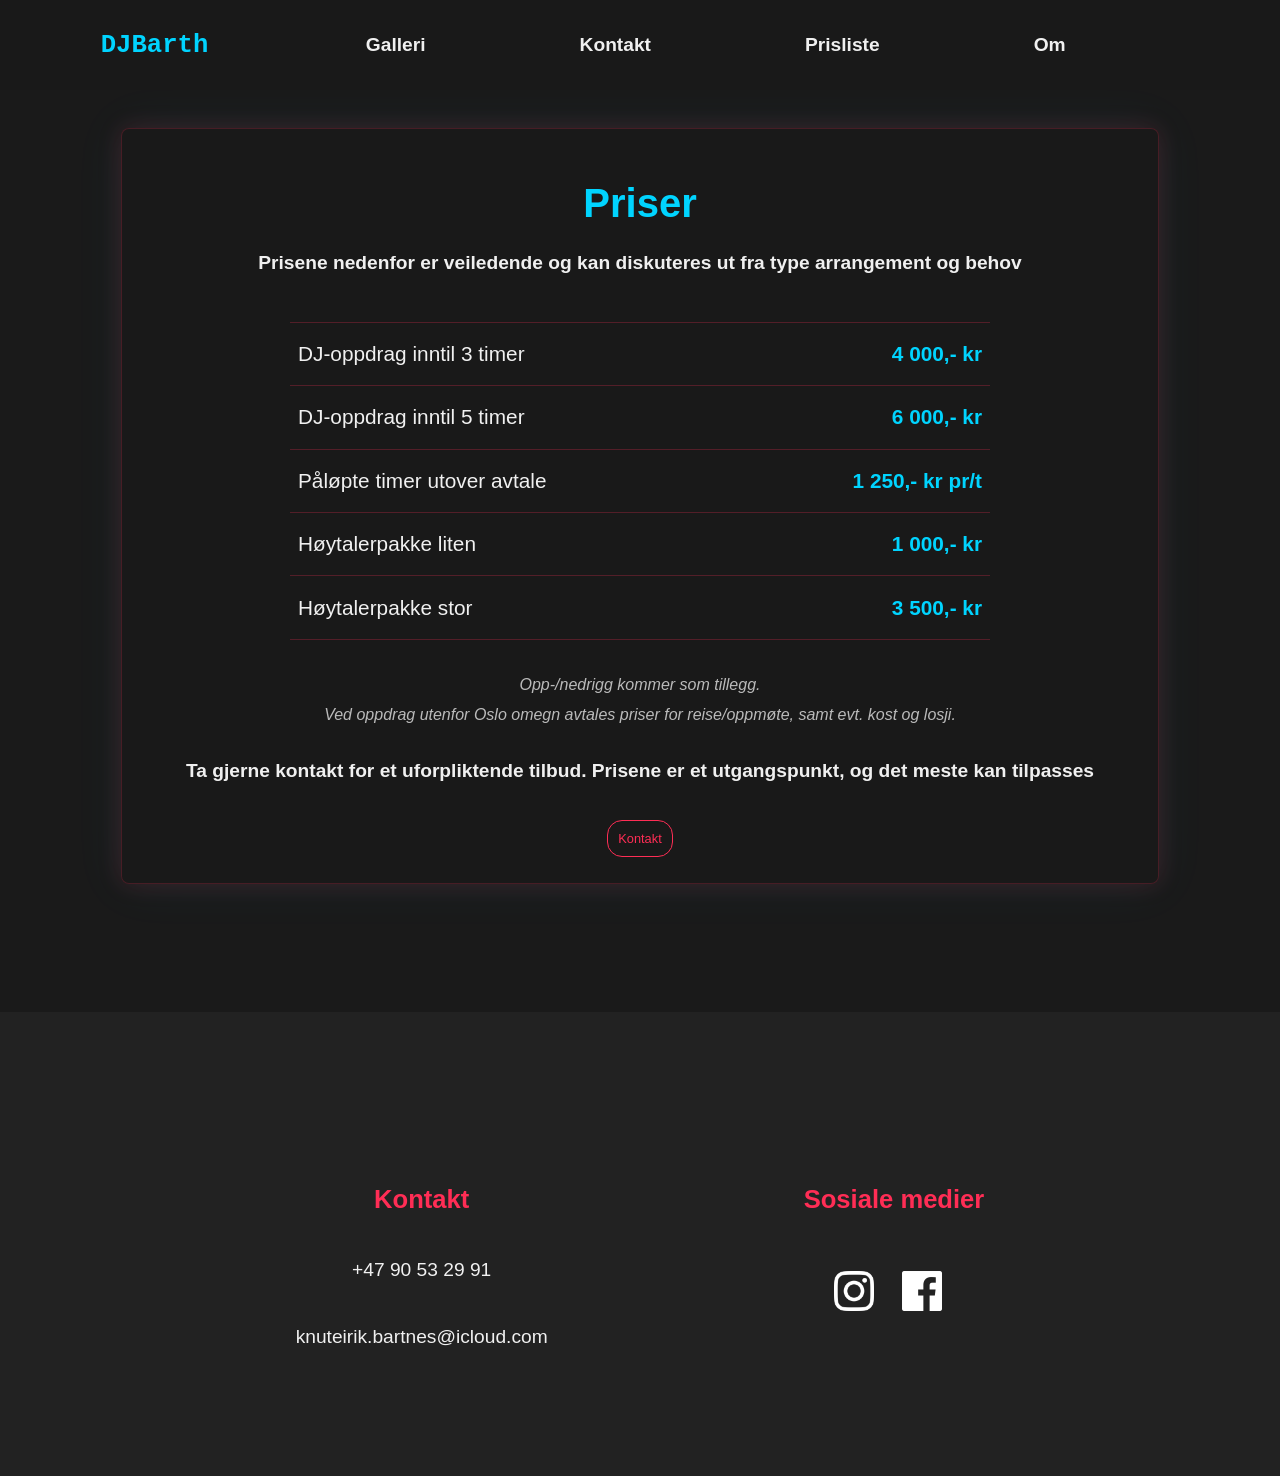
<file: HTML/Prisliste.html>
<!DOCTYPE html>
<html lang="no">
<head>
    <meta charset="UTF-8">
    <title>DJBarth</title>
    <meta http-equiv="refresh" content="0; url=/prisliste/">
    <link rel="canonical" href="/prisliste/">
    <script>location.replace("/prisliste/" + location.search + location.hash);</script>
</head>
<body>
    <p>Siden har flyttet til <a href="/prisliste/">/prisliste/</a>.</p>
</body>
</html>
</file>
<file: CSS/Forside.css>
body{
    margin: 0;
    font-family: Arial, sans-serif;
    overflow-x: hidden;
    }

    html {
    background-attachment: fixed;
    background-color: #1a1a1a;
    overflow-x: hidden;
  }

 * {
    box-sizing: border-box;  
}

.SvartKonteiner {
    top: 0;
    left: 0;
    border: 2px solid transparent;
    padding: 20px;
    display: flex;
    justify-content: space-around;
    align-items: center;
    width: 100%;
    background-color: rgba(26, 26, 26, 0.6);
    backdrop-filter: blur(10px);
    -webkit-backdrop-filter: blur(10px);
    position: fixed;
    z-index: 9999;
    }
    
.SvartKonteiner a{
    color: #f0f0f0;
    text-decoration: none;
    font-weight: bold;
    padding: 10px 20px;
    border: 2px solid transparent;
    transition: all 0.3s ease;
    border-radius: 5px;
    font-size: 1.5vw;
    }

    
    
.SvartKonteiner a:hover {
    transform: scale(1.07);
    color: #00d4ff;
    text-shadow: 0 0 8px rgba(0, 212, 255, 0.6);
    }
    
#Logo{
    color: #00d4ff;
    font-family:'Courier New', Courier, monospace;
    font-size: 2vw;
    
    }

    .Hamburger {
        display: none;       /* skjules på PC */
        font-size: 6vw;
        background: none;
        border: none;
        color: #f0f0f0;
        cursor: pointer;
    }

    .NavMeny {
        display: flex;
        gap: 110px;
    }

    .DropdownMeny {
        display: none;                     /* skjult som start */
        flex-direction: column;
        background-color: rgba(26, 26, 26, 0.95);
        backdrop-filter: blur(10px);
        -webkit-backdrop-filter: blur(10px);
        border-top: 2px solid #ff2d55;
        width: 30vw;
        padding: 2vw 0;
        top: 100%;
        right: 4vw;
        position: absolute;
        align-items: center;
        }

    .DropdownMeny a {
        color: rgb(245, 243, 243);
        padding: 12px 20px;
        text-decoration: none;
        font-weight: bold;
        font-size: 3vw; 
        }

    .DropdownMeny a:hover {
        color: #00d4ff;
        text-shadow: 0 0 8px rgba(0, 212, 255, 0.6);
        }

    .logoBilde{
        display: none;
    }

    .rad1{
        position: relative;
        width: 100%;
        height: 100vh;
        margin: 0;
        overflow: hidden;
    }
    .rad1::after {
        content: "";
        display: table;
        clear: both;
    }
    .kolonne1{
        position: relative;
        width: 100%;
        height: 100%;
    }

    .kolonne1 video,
    .kolonne1 img.videoErstatning{
        position: absolute;
        top: 0;
        left: 0;
        width: 101%;
        height: 101%;
        object-fit: cover;
        display: block;
        filter: blur(8px);
        transform: scale(1.05);
        pointer-events: none;
    }

.gjennomsiktigBorder{
    position: absolute;
    text-align: center;
    background: rgba(26, 26, 26, 0.6);
    backdrop-filter: blur(10px);
    -webkit-backdrop-filter: blur(10px);
    color: #f0f0f0;
    width: 45vw;
    height: auto;
    padding:8vw;
    border: 1px solid rgba(0, 212, 255, 0.15);
    border-radius: 8px;
    box-shadow: 0 0 25px rgba(0, 212, 255, 0.2), 0 0 50px rgba(255, 45, 85, 0.1);
    top: 55%;
    left: 50%;
    transform: translate(-50%, -50%);
}

.kolonne2 img{
    width: 100%;
    height: auto;
    aspect-ratio: 3 / 3;
    object-fit: cover;
    display: block;
    border-radius: 0;
    box-shadow: 0 0 25px rgba(0, 212, 255, 0.2), 0 0 50px rgba(255, 45, 85, 0.1);
}

.kolonne2{
  position: relative;
}

.rad2::after {
    content: "";
    display: table;
    clear: both;
}

.rad2{
    border: 2px solid rgb(15, 14, 14);
    width: 40%;
    margin: 15% 5%;  
    border-radius: 0; 
}

 .omTekstBox{
    position: absolute;
    text-align: center;
    background: rgba(26, 26, 26, 0.7);
    color: #f0f0f0;
    width:45vw;
    padding:3vw;
    box-shadow: 0 0 25px rgba(0, 212, 255, 0.2), 0 0 50px rgba(255, 45, 85, 0.1);
    border: 1px solid rgba(26, 26, 26, 0.7);
    border-radius: 8px;
    top: 50%;
    left: 170%;
    transform: translate(-50%, -50%);
}

.storOverskrift{
   font-size: 2 vw; 
   margin: auto;
}

.Overskrift{
   font-size: 2vw; 
   font-family:'Segoe UI', Tahoma, Geneva, Verdana, sans-serif;
   margin: auto;
   font-weight: bold;
}

.Tekst{
    font-size: 1.5vw; 
    font-family:'Segoe UI', Tahoma, Geneva, Verdana, sans-serif;
    margin: 15px auto;
}

.btnBooking{
    background-color: transparent;
    margin: 3vw auto 0;
    font-size: 1.5vw;
    border-radius: 15px;
    border: 1.5px solid #ff2d55; 
    color: #ff2d55; ;
    padding: 10px;
    -webkit-appearance: none;
    appearance: none;
    transition: transform 0.2s ease, box-shadow 0.2s ease, background-color 0.2s ease;
    }

.btnOm{
    background-color: transparent;
    margin: 1vw auto 0;
    font-size: 1.5vw;
    border-radius: 15px;
    border: 1.5px solid #ff2d55;
    color: #ff2d55;
    padding: 10px;
    -webkit-appearance: none;
    appearance: none;
    transition: transform 0.2s ease, box-shadow 0.2s ease, background-color 0.2s ease;
}

.btnBooking:hover,
.btnOm:hover{
   transform: scale(1.01);
    color: #ff2d55;
    text-shadow: 0 0 4px #ff2d55; 
    box-shadow: 0 0 4px #ff2d55; ;
}

.footerSection{
   display: flex;
   justify-content: center;
   background-color: #222222;
}
footer {
    background-color: #222222;
}
footer h3{
    font-size: 2vw;
    color: #ff2d55;
    display: flex;
    margin: 0;
}
ul{
    padding: 10%;
    margin: 0%;
}

a {
    text-decoration: none;
    color: #f0f0f0;
}
p{
    margin: 0;
}

 .FooterLi{
   font-size: 1.5vw;
    display: flex;
    margin-top: 5vh;
    justify-content: center;
    align-items: center;
    gap: 1rem;
    color: #f0f0f0;
    white-space: nowrap;
}

.footerSection .FooterLi a img.instagram{
    width: 2.5rem;
    display: block;
    object-fit: contain;  
}

.footerSection .FooterLi a img.facebook{
    width: 4rem;
    display: block;
    object-fit: contain;
}



.footerSection .FooterLi a{
    display: flex;          /* gjør at ting legger seg på rad */
    align-items: center;    /* sentrer vertikalt */
   
}


    /*kode under til tlf*/


    

    
/* Nettbrett: 769px – 1024px */
@media (max-width: 1024px) {
  html {
    background: none;
    background-color: #1a1a1a;
    background-attachment: scroll;
  }

  body {
    background: transparent;
  }

  .Hamburger {
    display: block;
  }

  .NavMeny {
    display: none;
  }

  .SvartKonteiner.open .DropdownMeny {
    display: flex;
  }

  #Logo {
    font-size: 4vw;
  }

  .DropdownMeny {
    display: none;
    flex-direction: column;
     background-color: rgba(26, 26, 26, 0.95);
    backdrop-filter: blur(10px);
    -webkit-backdrop-filter: blur(10px);
    border-top: 2px solid #ff2d55;
    width: 30vw;
    padding: 2vw 0;
    top: 100%;
    right: 4vw;
    position: absolute;
    align-items: center;
  }

  .DropdownMeny a {
    color: rgb(245, 243, 243);
    padding: 12px 20px;
    text-decoration: none;
    font-weight: bold;
    font-size: 2.5vw;
  }

  .DropdownMeny a:hover {
    color: #00d4ff;
    text-shadow: 0 0 8px rgba(0, 212, 255, 0.6);
  }

  .gjennomsiktigBorder {
    background: rgba(26, 26, 26, 0.6);
    color: #f0f0f0;
    width: 75vw;
    padding: 10vw;
    top: 55%;
  }

  .storOverskrift {
    font-size: 3vw;
    margin-top: auto;
  }

  .btnBooking {
    font-size: 2vw;
    margin-top: 55px;
  }

  .rad2 {
    width: 80%;
    margin: 20% auto 0;
  }

  .kolonne2 {
    position: relative;
    display: flex;
    flex-direction: column;
  }

  .omTekstBox {
    position: static;
    width: 100%;
    padding: 5vw;
    transform: none;
    box-sizing: border-box;
  }

  .Overskrift {
    font-size: 2.5vw;
  }

  .Tekst {
    font-size: 2vw;
  }

  .btnOm {
    font-size: 2.5vw;
  }

  footer h3 {
    font-size: 2.5vw;
  }

  .FooterLi {
    font-size: 2vw;
  }

  .footerSection {
    background-color: #222222;
    margin-top: 8%;
  }

  footer {
    padding-bottom: 60px;
  }
}

/* Telefon: 0 – 768px */
@media (max-width: 768px) {
  html {
    background: none;
    background-color: #1a1a1a;
    background-attachment: scroll;
  }

  body {
    background: transparent;
  }

  .Hamburger {
    display: block;
    font-size: 6vw;
  }

  .NavMeny {
    display: none;
  }

  .SvartKonteiner.open .DropdownMeny {
    display: flex;
  }

  #Logo {
    font-size: 6vw;
  }

  .DropdownMeny {
    display: none;
    flex-direction: column;
    background-color: rgba(26, 26, 26, 0.95);
    backdrop-filter: blur(10px);
    -webkit-backdrop-filter: blur(10px);
    border-top: 2px solid #ff2d55;
    width: 30vw;
    padding: 2vw 0;
    top: 100%;
    right: 4vw;
    position: absolute;
    align-items: center;
  }

  .DropdownMeny a {
    color: #f0f0f0;
    padding: 12px 20px;
    text-decoration: none;
    font-weight: bold;
    font-size: 4vw;
  }

  .DropdownMeny a:hover {
    color: #00d4ff;
    text-shadow: 0 0 8px rgba(0, 212, 255, 0.6);
  }

  .kolonne1 video,
  .kolonne1 img.videoErstatning {
    width: 101%;
    height: 101%;
    object-fit: cover;
    display: block;
  }

  .kolonne1 {
    position: relative;
    width: 100%;
    height: 100%;
  }

  .rad1 {
    width: 100%;
    height: 100vh;
    margin: 0;
    overflow: hidden;
  }

  .gjennomsiktigBorder {
    background: rgba(26, 26, 26, 0.6);
    color: #f0f0f0;
    width: 75vw;
    padding: 10vw;
    top: 55%;
  }

  .rad2 {
    width: 90%;
    margin: 40vw auto 0;
    border-radius: 0;
  }

  .kolonne2 {
    position: relative;
    display: flex;
    flex-direction: column;
  }

  .kolonne2 img {
    border-radius: 0;
  }

  .omTekstBox {
    position: static;
    width: 100%;
    padding: 5vw;
    transform: none;
    box-sizing: border-box;
    border-radius: 0;
  }

  .storOverskrift {
    font-size: 5vw;
    margin: auto;
  }

  .Overskrift {
    font-size: 4vw;
  }

  .Tekst {
    font-size: 3vw;
  }

  .btnBooking {
    margin: 4vw auto 0;
    font-size: 4vw;
    border: 1.5px solid #ff2d55;
    color: #ff2d55;
  }

  .btnOm {
    color: #ff2d55;
    border: 1.5px solid #ff2d55;
    margin: 1vw auto 0;
    font-size: 3.5vw;
  }

  .footerSection {
    display: flex;
    justify-content: center;
    margin-top: 40%;
    background-color: #222222;
  }

  footer {
    padding-bottom: 60px;
  }

  footer h3 {
    font-size: 3.5vw;
  }

  ul {
    padding: 4%;
  }

  .Meny a {
    margin-top: 35%;
    padding: 3%;
  }

  .FooterLi {
    font-size: 3vw;
    display: flex;
    margin-top: 5vh;
    justify-content: center;
    align-items: center;
    gap: 1rem;
    color: #f0f0f0;
    white-space: nowrap;
  }

  .footerSection .FooterLi a img.instagram {
    width: 1.5rem;
  }

  .footerSection .FooterLi a img.facebook {
    width: 2.5rem;
  }
}

 


     
    

      

       




/* Fyll området under footeren (Safari sin verktøylinje/overscroll) med footerfargen,
   mens toppen av siden beholder den mørke bakgrunnen. Må ligge sist i filen. */
html {
    background: linear-gradient(#1a1a1a, #1a1a1a) top / 100% 50% no-repeat, #222222;
}

/* iOS 26 Safari farger verktøylinja nederst etter body sin background-color,
   så den settes til footerfargen. Selve flaten males mørk med et bakgrunnsbilde. */
body {
    background-color: #222222;
    background-image: linear-gradient(#1a1a1a, #1a1a1a);
}

/* ---------- Felles scrolleffekt (lik på forsiden, Om og Galleri) ---------- */
.js .reveal {
    opacity: 0;
    transform: translateY(40px);
    transition: opacity 0.8s ease, transform 0.8s ease;
}

.js .reveal.synlig {
    opacity: 1;
    transform: none;
}

/* Lenkene rundt knappene må være blokk-elementer for at glidningen skal virke */
.revealLenke {
    display: inline-block;
}

@media (prefers-reduced-motion: reduce) {
    .js .reveal {
        opacity: 1;
        transform: none;
        transition: none;
    }
}
</file>
<file: CSS/ForsideForslag.css>
/* Forsidens oppsett. Bygger på Forside.css (meny og bunntekst). */

.forslag {
    --bakgrunn: #141414;
    --flate: #1e1e1e;
    --tekst: #f0f0f0;
    --dempet: #a8a8a8;
    --bla: #00d4ff;
    --rosa: #ff2d55;
    --strek: rgba(255, 255, 255, 0.08);
    /* Safari farger bunnlinja/overscroll etter body sin background-color,
       så den settes til footerfargen. Selve flaten males mørk med et bakgrunnsbilde. */
    background-color: #222222;
    background-image: linear-gradient(var(--bakgrunn), var(--bakgrunn));
    color: var(--tekst);
    font-family: 'Segoe UI', Tahoma, Geneva, Verdana, sans-serif;
}

/* Fyll området under footeren med footerfargen, mørk bakgrunn øverst */
html:has(.forslag) {
    background: linear-gradient(#141414, #141414) top / 100% 50% no-repeat, #222222;
    scroll-behavior: smooth;
}

/* ---------- Toppfelt ---------- */
.hero {
    position: relative;
    height: 100vh;
    min-height: 560px;
    overflow: hidden;
    display: flex;
    align-items: flex-end;
}

.hero video,
.hero img.videoErstatning {
    position: absolute;
    inset: 0;
    width: 100%;
    height: 100%;
    object-fit: cover;
    pointer-events: none;
    /* Uskarp video så ansikter ikke kjennes igjen. Skaleres litt opp så kantene ikke blir lyse. */
    filter: blur(6px);
    transform: scale(1.04);
}

.heroToning {
    position: absolute;
    inset: 0;
    background:
        linear-gradient(to top, var(--bakgrunn) 0%, rgba(20, 20, 20, 0.55) 45%, rgba(20, 20, 20, 0.35) 100%),
        radial-gradient(ellipse at 20% 80%, rgba(255, 45, 85, 0.18), transparent 60%);
}

.heroInnhold {
    position: relative;
    width: min(1200px, 88%);
    margin: 0 auto;
    padding-bottom: 28vh;
    text-align: center;
}

.heroInnhold .heroEtikett {
    margin: 20px 0 0;
}

.heroInnhold .heroTittel {
    margin-left: auto;
    margin-right: auto;
}

.heroInnhold .heroIngress {
    margin-left: auto;
    margin-right: auto;
}

.heroInnhold .knappeRad {
    justify-content: center;
}

.heroEtikett,
.seksjonEtikett {
    font-family: 'Courier New', Courier, monospace;
    color: var(--bla);
    text-transform: uppercase;
    letter-spacing: 0.15em;
    font-size: clamp(0.75rem, 1vw, 0.9rem);
    margin: 0 0 16px;
}

.heroTittel {
    font-size: clamp(2.4rem, 6.5vw, 5.5rem);
    line-height: 1.02;
    font-weight: 800;
    letter-spacing: -0.02em;
    margin: 0;
    max-width: 14ch;
}

.heroTittel span {
    background: linear-gradient(90deg, var(--rosa), var(--bla));
    -webkit-background-clip: text;
    background-clip: text;
    color: transparent;
}

.heroIngress {
    font-size: clamp(1rem, 1.5vw, 1.25rem);
    color: #d6d6d6;
    max-width: 46ch;
    line-height: 1.6;
    margin: 24px 0 32px;
}

/* ---------- Knapper ---------- */
.knappeRad {
    display: flex;
    flex-wrap: wrap;
    gap: 14px;
}

.knapp {
    display: inline-block;
    padding: 14px 28px;
    border-radius: 999px;
    font-weight: 600;
    font-size: 1rem;
    text-decoration: none;
    transition: transform 0.2s ease, box-shadow 0.2s ease, background-color 0.2s ease;
}

.knappFylt {
    background: var(--rosa);
    color: #fff;
    box-shadow: 0 8px 30px rgba(255, 45, 85, 0.35);
}

.knappFylt:hover {
    transform: translateY(-2px);
    box-shadow: 0 12px 36px rgba(255, 45, 85, 0.5);
}

.knappKant {
    border: 1.5px solid rgba(255, 255, 255, 0.35);
    color: var(--tekst);
}

.knappKant:hover {
    border-color: var(--bla);
    color: var(--bla);
    transform: translateY(-2px);
}

/* ---------- Faktastripe ---------- */
.faktaStripe {
    width: min(1200px, 88%);
    margin: 0 auto;
    display: grid;
    grid-template-columns: repeat(4, 1fr);
    border-top: 1px solid var(--strek);
    border-bottom: 1px solid var(--strek);
}

.fakta {
    padding: 36px 20px;
    text-align: center;
    display: flex;
    flex-direction: column;
    justify-content: flex-end;
}

.fakta + .fakta {
    border-left: 1px solid var(--strek);
}

.fakta strong {
    display: block;
    margin-top: 6px;
    font-size: clamp(1.6rem, 2.6vw, 2.4rem);
    font-weight: 800;
    color: var(--tekst);
}

.fakta span {
    display: block;
    color: var(--dempet);
    font-size: 0.95rem;
}

/* ---------- Seksjoner ---------- */
.seksjon {
    width: min(1200px, 88%);
    margin: 0 auto;
    padding: clamp(70px, 10vw, 130px) 0 0;
}

.seksjonTittel {
    font-size: clamp(1.8rem, 3.6vw, 3rem);
    font-weight: 800;
    letter-spacing: -0.01em;
    line-height: 1.1;
    margin: 0 0 24px;
}

.midtstilt {
    text-align: center;
}

.seksjon p {
    line-height: 1.7;
    color: #d0d0d0;
    font-size: clamp(1rem, 1.2vw, 1.1rem);
}

.tekstLenke {
    display: inline-block;
    color: var(--bla);
    text-decoration: none;
    font-weight: 600;
    margin-top: 12px;
}

.tekstLenke span {
    display: inline-block;
    transition: transform 0.2s ease;
}

.tekstLenke:hover span {
    transform: translateX(5px);
}

/* Om */
.omDelt {
    display: grid;
    grid-template-columns: 1fr 1fr;
    gap: clamp(30px, 6vw, 90px);
    align-items: center;
}

.omBildeRamme {
    position: relative;
}

.omBildeRamme::before {
    content: "";
    position: absolute;
    inset: 18px -18px -18px 18px;
    border: 1.5px solid var(--rosa);
    border-radius: 16px;
    opacity: 0.6;
}

.omBildeRamme img {
    position: relative;
    display: block;
    width: 100%;
    aspect-ratio: 4 / 5;
    object-fit: cover;
    border-radius: 16px;
}

/* Tilbud */
.tilbudGrid {
    display: grid;
    grid-template-columns: repeat(4, 1fr);
    gap: 20px;
    margin-top: 40px;
}

.tilbudKort {
    background: var(--flate);
    border: 1px solid var(--strek);
    border-radius: 16px;
    padding: 30px 26px;
    transition: opacity 0.8s ease, transform 0.8s ease, border-color 0.3s ease, box-shadow 0.3s ease;
}

.tilbudKort.synlig:hover {
    transform: translateY(-6px);
    border-color: rgba(0, 212, 255, 0.4);
    box-shadow: 0 0 30px rgba(0, 212, 255, 0.12);
}

.kortNr {
    font-family: 'Courier New', Courier, monospace;
    color: var(--rosa);
    font-size: 0.9rem;
}

.tilbudKort h3 {
    font-size: 1.3rem;
    margin: 14px 0 10px;
}

.tilbudKort p {
    margin: 0;
    font-size: 0.98rem;
    color: var(--dempet);
}

/* Galleri */
.seksjonTopp {
    display: flex;
    justify-content: space-between;
    align-items: flex-end;
    gap: 20px;
    margin-bottom: 30px;
}

.seksjonTopp .seksjonTittel {
    margin: 0;
}

.galleriSmak {
    display: grid;
    grid-template-columns: 2fr 1fr 1fr;
    grid-template-rows: 240px 240px;
    gap: 14px;
}

.galleriSmak a {
    display: block;
    overflow: hidden;
    border-radius: 14px;
}

.galleriSmak a.stor {
    grid-row: span 2;
}

.galleriSmak img {
    width: 100%;
    height: 100%;
    object-fit: cover;
    display: block;
    transition: transform 0.6s ease;
}

.galleriSmak a:hover img {
    transform: scale(1.05);
}

/* Booking */
.bookingBand {
    width: min(1200px, 88%);
    margin: clamp(80px, 11vw, 140px) auto clamp(60px, 8vw, 100px);
    padding: clamp(40px, 6vw, 80px) 24px;
    text-align: center;
    border-radius: 24px;
    background:
        radial-gradient(ellipse at 0% 0%, rgba(255, 45, 85, 0.25), transparent 55%),
        radial-gradient(ellipse at 100% 100%, rgba(0, 212, 255, 0.2), transparent 55%),
        var(--flate);
    border: 1px solid var(--strek);
}

.bookingBand h2 {
    font-size: clamp(1.8rem, 4vw, 3.2rem);
    font-weight: 800;
    margin: 0 0 12px;
}

.bookingBand p {
    color: #d0d0d0;
    margin: 0 0 30px;
    font-size: clamp(1rem, 1.3vw, 1.15rem);
}

.bookingBand .knappeRad {
    justify-content: center;
}

/* ---------- Nettbrett ---------- */
@media (max-width: 1000px) {
    .tilbudGrid {
        grid-template-columns: repeat(2, 1fr);
    }
}

/* ---------- Mobil ---------- */
@media (max-width: 700px) {
    .heroInnhold {
        padding-bottom: 24vh;
    }

    .heroEtikett {
        font-size: 0.7rem;
    }

    .faktaStripe {
        grid-template-columns: repeat(2, 1fr);
    }

    .fakta {
        padding: 26px 10px;
    }

    .fakta:nth-child(3) {
        border-left: none;
    }

    .fakta:nth-child(n+3) {
        border-top: 1px solid var(--strek);
    }

    .omDelt {
        grid-template-columns: 1fr;
    }

    .omBildeRamme {
        margin-right: 18px;
    }

    .tilbudGrid {
        grid-template-columns: 1fr;
        gap: 14px;
    }

    .seksjonTopp {
        flex-direction: column;
        align-items: flex-start;
    }

    .galleriSmak {
        grid-template-columns: 1fr 1fr;
        grid-template-rows: 220px 150px 150px;
    }

    .galleriSmak a.stor {
        grid-column: span 2;
        grid-row: auto;
    }

    .knapp {
        flex: 1 1 auto;
        text-align: center;
    }
}
</file>
<file: CSS/Om.css>
body{
    margin: 0;
    font-family: Arial, sans-serif;
    color: #f0f0f0;
    padding-top: clamp(80px, 10vw, 120px);
}

html {
    background: transparent;
    background-color: #1a1a1a;
    background-attachment: fixed;
}

* {
    box-sizing: border-box;
}

.SvartKonteiner {
    top: 0;
    left: 0;
    border: 2px solid transparent;
    padding: 20px;
    display: flex;
    justify-content: space-around;
    align-items: center;
    width: 100%;
    background-color: rgba(26, 26, 26, 0.6);
    backdrop-filter: blur(10px);
    -webkit-backdrop-filter: blur(10px);
    position: fixed;
    z-index: 9999;
}

.SvartKonteiner a{
    color: #f0f0f0;
    text-decoration: none;
    font-weight: bold;
    padding: 10px 20px;
    border: 2px solid transparent;
    transition: all 0.3s ease;
    border-radius: 5px;
    font-size: 1.5vw;
}

.SvartKonteiner a:hover {
    transform: scale(1.07);
    color: #00d4ff;
    text-shadow: 0 0 8px rgba(0, 212, 255, 0.6);
}

#Logo{
    color: #00d4ff;
    font-family:'Courier New', Courier, monospace;
    font-size: 2vw;
}

.Hamburger {
    display: none;
    font-size: 6vw;
    background: none;
    border: none;
    color: #f0f0f0;
    cursor: pointer;
}

.NavMeny {
    display: flex;
    gap: 110px;
}

.DropdownMeny {
    display: none;
    flex-direction: column;
    background-color: rgba(26, 26, 26, 0.95);
    backdrop-filter: blur(10px);
    -webkit-backdrop-filter: blur(10px);
    border-top: 2px solid #ff2d55;
    width: 30vw;
    padding: 2vw 0;
    top: 100%;
    right: 5vw;
    position: absolute;
    align-items: center;
}

.DropdownMeny a {
    color: rgb(245, 243, 243);
    padding: 12px 20px;
    text-decoration: none;
    font-weight: bold;
    font-size: 3vw;
}

.DropdownMeny a:hover {
    color: #00d4ff;
    text-shadow: 0 0 8px rgba(0, 212, 255, 0.6);
}

/* ---------- Felles scrolleffekt (lik på Om og Galleri) ---------- */
.js .reveal {
    opacity: 0;
    transform: translateY(40px);
    transition: opacity 0.8s ease, transform 0.8s ease;
}

.js .reveal.synlig {
    opacity: 1;
    transform: none;
}

@media (prefers-reduced-motion: reduce) {
    .js .reveal {
        opacity: 1;
        transform: none;
        transition: none;
    }
}

/* ---------- Sidetopp (lik på Om og Galleri) ---------- */
.SideTopp {
    text-align: center;
    padding: 4vw 5% 2vw;
}

.SideTittel {
    font-family: 'Segoe UI', Tahoma, Geneva, Verdana, sans-serif;
    font-size: clamp(2rem, 4vw, 3.5rem);
    color: #00d4ff;
    margin: 0;
    letter-spacing: 2px;
}

.SideTittel::after {
    content: "";
    display: block;
    width: 60px;
    height: 2px;
    background-color: #ff2d55;
    margin: 16px auto 0;
}

.SideIngress {
    font-family: 'Segoe UI', Tahoma, Geneva, Verdana, sans-serif;
    font-size: clamp(1rem, 1.4vw, 1.3rem);
    color: #f0f0f0;
    opacity: 0.8;
    margin-top: 16px;
}

/* ---------- Om-innhold ---------- */
.omInnhold {
    width: 80%;
    max-width: 1200px;
    margin: 0 auto 8%;
}

.omIntro,
.omDel {
    display: grid;
    grid-template-columns: 1fr 1fr;
    gap: 3vw;
    align-items: center;
    margin: 5% 0;
}

.omBilde {
    width: 100%;
    aspect-ratio: 1 / 1;
    object-fit: cover;
    display: block;
    border-radius: 8px;
    box-shadow: 0 0 25px rgba(0, 212, 255, 0.2), 0 0 50px rgba(255, 45, 85, 0.1);
}

.omKort {
    background: rgba(26, 26, 26, 0.8);
    color: #f0f0f0;
    padding: clamp(24px, 3vw, 48px);
    box-shadow: 0 0 25px rgba(0, 212, 255, 0.2), 0 0 50px rgba(255, 45, 85, 0.1);
    border: 1px solid rgba(0, 212, 255, 0.15);
    border-radius: 8px;
}

.Overskrift {
    font-size: clamp(1.5rem, 2.2vw, 2.2rem);
    font-family: 'Segoe UI', Tahoma, Geneva, Verdana, sans-serif;
    color: #00d4ff;
    margin: 0 0 20px;
    font-weight: bold;
}

.Underoverskrift {
    font-size: clamp(1.15rem, 1.4vw, 1.4rem);
    font-family: 'Segoe UI', Tahoma, Geneva, Verdana, sans-serif;
    color: #f0f0f0;
    margin: 10px 0 12px;
    font-weight: bold;
}

.Tekst {
    font-size: clamp(1rem, 1.15vw, 1.15rem);
    font-family: 'Segoe UI', Tahoma, Geneva, Verdana, sans-serif;
    line-height: 1.7;
    margin: 0 0 16px;
}

.Tekst:last-child {
    margin-bottom: 0;
}

.Tekst.ingress {
    font-size: clamp(1.15rem, 1.5vw, 1.5rem);
    line-height: 1.5;
}

/* Tre kjennetegn-kort */
.omKjennetegn {
    display: grid;
    grid-template-columns: repeat(3, 1fr);
    gap: 2vw;
    margin: 5% 0;
}

.omKjennetegn .omKort {
    transition: opacity 0.8s ease, transform 0.8s ease, box-shadow 0.3s ease;
}

.omKjennetegn .omKort.synlig:hover {
    transform: translateY(-6px);
}

.kortNummer {
    font-family: 'Courier New', Courier, monospace;
    color: #ff2d55;
    font-size: 1rem;
    font-weight: bold;
    letter-spacing: 2px;
}

/* Sitat */
.omSitat {
    margin: 8% auto;
    max-width: 800px;
    text-align: center;
    border-left: none;
    padding: 0 5%;
}

.omSitat p {
    font-family: 'Segoe UI', Tahoma, Geneva, Verdana, sans-serif;
    font-size: clamp(1.4rem, 2.4vw, 2.2rem);
    font-style: italic;
    color: #00d4ff;
    line-height: 1.4;
    text-shadow: 0 0 20px rgba(0, 212, 255, 0.3);
}

/* Liste med cyan markører */
.omListe {
    list-style: none;
    padding: 0;
    margin: 0;
    font-size: clamp(1rem, 1.15vw, 1.15rem);
    font-family: 'Segoe UI', Tahoma, Geneva, Verdana, sans-serif;
    line-height: 1.6;
}

.omListe li {
    position: relative;
    padding: 14px 0 14px 28px;
    border-bottom: 1px solid rgba(0, 212, 255, 0.1);
}

.omListe li:last-child {
    border-bottom: none;
}

.omListe li::before {
    content: "";
    position: absolute;
    left: 0;
    top: 50%;
    width: 10px;
    height: 10px;
    margin-top: -5px;
    border-radius: 50%;
    background-color: #00d4ff;
    box-shadow: 0 0 8px rgba(0, 212, 255, 0.6);
}

/* Store events */
.omEvents {
    margin: 8% 0 0;
}

.eventsTopp {
    position: relative;
    max-width: 900px;
    margin: 0 auto 3vw;
}

/* Vis hele bildet i originalformat (4:3) – ingen beskjæring */
.eventsTopp .omBilde {
    aspect-ratio: auto;
    height: auto;
}

.eventsTopp .Overskrift {
    position: absolute;
    left: 0;
    bottom: 0;
    margin: 0;
    padding: 2vw 3vw;
    width: 100%;
    border-radius: 0 0 8px 8px;
    background: linear-gradient(to top, rgba(26, 26, 26, 0.9), rgba(26, 26, 26, 0));
}

.eventsListe {
    display: grid;
    grid-template-columns: repeat(2, 1fr);
    gap: 1.5vw;
}

.eventKort {
    background: rgba(26, 26, 26, 0.8);
    border: 1px solid rgba(0, 212, 255, 0.15);
    border-left: 3px solid #ff2d55;
    border-radius: 8px;
    padding: 20px 24px;
    transition: opacity 0.8s ease, transform 0.8s ease, box-shadow 0.3s ease;
}

.eventKort:hover {
    box-shadow: 0 0 25px rgba(0, 212, 255, 0.2), 0 0 50px rgba(255, 45, 85, 0.1);
}

.eventAar {
    display: inline-block;
    font-family: 'Courier New', Courier, monospace;
    font-weight: bold;
    color: #00d4ff;
    font-size: 0.95rem;
    letter-spacing: 1px;
    margin-bottom: 8px;
}

ul{
    font-size:1.5vw;
    text-align: start;
    padding: 10%;
    margin: 0%;
}

.footerSection{
    display: flex;
    justify-content: center;
    background-color: #222222;
}
footer {
    background-color: #222222;
}
footer h3{
    font-size: 2vw;
    color: #ff2d55;
    display: flex;
    margin: 0;
}

a {
    text-decoration: none;
    color: #f0f0f0;
}
p{
    margin: 0;
}

.FooterLi{
    font-size: 1.5vw;
    display: flex;
    margin-top: 5vh;
    justify-content: center;
    align-items: center;
    gap: 1rem;
    color: #f0f0f0;
    white-space: nowrap;
}

.footerSection .FooterLi a img.instagram{
    width: 2.5rem;
    display: block;
    object-fit: contain;
}

.footerSection .FooterLi a img.facebook{
    width: 4rem;
    display: block;
    object-fit: contain;
}

.footerSection .FooterLi a{
    display: flex;
    align-items: center;
}


/* Nettbrett: 769px – 1024px */
@media (max-width: 1024px) {
    html {
        background: none;
        background-color: #1a1a1a;
        background-attachment: scroll;
    }

    body {
        background: transparent;
        margin-top: clamp(80px, 13vh, 120px);
    }

    .Hamburger {
        display: block;
    }

    .NavMeny {
        display: none;
    }

    .SvartKonteiner.open .DropdownMeny {
        display: flex;
    }

    #Logo {
        font-size: 5vw;
    }

    .DropdownMeny {
        width: 30vw;
    }

    .DropdownMeny a {
        font-size: 2.5vw;
    }

    .omInnhold {
        width: 90%;
    }

    .omIntro,
    .omDel {
        grid-template-columns: 1fr;
        gap: 24px;
        margin: 8% 0;
    }

    .omDel .omBilde {
        order: -1;
    }

    .omBilde {
        aspect-ratio: 4 / 3;
    }

    .omKjennetegn {
        grid-template-columns: 1fr;
        gap: 20px;
    }

    .eventsListe {
        gap: 16px;
    }

    .eventsTopp {
        max-width: none;
    }

    ul {
        font-size: 2.5vw;
    }

    footer h3 {
        font-size: 2.5vw;
    }

    .FooterLi {
        font-size: 2vw;
    }

    .footerSection {
        background-color: #222222;
        margin-top: 8%;
    }

    footer {
        padding-bottom: 60px;
    }
}

/* Telefon: 0 – 768px */
@media (max-width: 768px) {
    html {
        background: none;
        background-color: #1a1a1a;
        background-attachment: scroll;
    }

    body {
        background: transparent;
        margin-top: clamp(80px, 13vh, 120px);
    }

    .Hamburger {
        display: block;
        font-size: 6vw;
    }

    .NavMeny {
        display: none;
    }

    .SvartKonteiner.open .DropdownMeny {
        display: flex;
    }

    #Logo {
        font-size: 6vw;
    }

    .DropdownMeny {
        width: 30vw;
    }

    .DropdownMeny a {
        font-size: 4vw;
    }

    .omInnhold {
        width: 90%;
    }

    .omIntro,
    .omDel {
        grid-template-columns: 1fr;
        gap: 20px;
        margin: 10% 0;
    }

    .omDel .omBilde {
        order: -1;
    }

    .omBilde {
        aspect-ratio: 4 / 3;
    }

    .omKjennetegn {
        grid-template-columns: 1fr;
        gap: 16px;
    }

    .eventsListe {
        grid-template-columns: 1fr;
        gap: 12px;
    }

    .eventsTopp .Overskrift {
        padding: 16px 20px;
    }

    .SideTopp {
        padding: 8vw 5% 4vw;
    }

    .omSitat {
        margin: 14% auto;
    }

    ul {
        font-size: medium;
    }

    .footerSection {
        display: flex;
        justify-content: center;
        margin-top: 40%;
        background-color: #222222;
    }

    footer {
        padding-bottom: 60px;
    }
    footer h3 {
        font-size: 3.5vw;
        color: #ff2d55;
        display: flex;
        margin: 0;
    }
    ul {
        padding: 4%;
    }

    .Meny a {
        margin-top: 35%;
        padding: 3%;
    }
    a {
        text-decoration: none;
        color: #f0f0f0;
    }
    p {
        margin: 0;
    }

    .FooterLi {
        font-size: 3vw;
        display: flex;
        margin-top: 5vh;
        justify-content: center;
        align-items: center;
        gap: 1rem;
        color: #f0f0f0;
        white-space: nowrap;
    }

    .footerSection .FooterLi a img.instagram {
        width: 1.5rem;
        display: block;
        object-fit: contain;
    }

    .footerSection .FooterLi a img.facebook {
        width: 2.5rem;
        display: block;
        object-fit: contain;
    }

    .footerSection .FooterLi a {
        display: flex;
        align-items: center;
    }
}

/* ---------- Telefon: nytt oppsett for toppen av Om-siden (alt over sitatet) ---------- */
@media (max-width: 768px) {
    /* Mindre tomrom øverst (body har allerede margin-top for menyen) */
    body {
        padding-top: 0;
    }

    .SideTopp {
        padding: 28px 6% 8px;
    }

    .SideTittel {
        font-size: 2rem;
    }

    .SideIngress {
        font-size: 0.95rem;
        margin-top: 12px;
    }

    .omIntro {
        gap: 0;
        margin: 24px 0 36px;
    }

    /* Bildet får mer høyde og glir over i teksten under */
    .omIntro .omBilde {
        aspect-ratio: 4 / 5;
        border-radius: 14px;
        box-shadow: none;
        -webkit-mask-image: linear-gradient(to bottom, #000 70%, transparent 100%);
        mask-image: linear-gradient(to bottom, #000 70%, transparent 100%);
    }

    /* Intro-teksten uten tung boks */
    .omIntro .omKort {
        background: none;
        border: none;
        box-shadow: none;
        padding: 0 4px;
        margin-top: -48px;
        position: relative;
    }

    .omIntro .Overskrift {
        font-size: 1.6rem;
        margin-bottom: 14px;
    }

    .omIntro .Tekst.ingress {
        font-size: 1.15rem;
        border-left: 3px solid #ff2d55;
        padding-left: 14px;
        margin-bottom: 18px;
    }

    .omIntro .Tekst {
        color: #cfcfcf;
        font-size: 1rem;
    }

    /* Kjennetegn som en tidslinje i stedet for tre store kort */
    .omKjennetegn {
        position: relative;
        gap: 28px;
        margin: 0 0 8px;
        padding-left: 52px;
    }

    .omKjennetegn::before {
        content: "";
        position: absolute;
        left: 17px;
        top: 8px;
        bottom: 8px;
        width: 2px;
        background: linear-gradient(to bottom, #00d4ff, rgba(255, 45, 85, 0.6));
        opacity: 0.5;
    }

    .omKjennetegn .omKort {
        position: relative;
        background: none;
        border: none;
        box-shadow: none;
        padding: 0;
    }

    .omKjennetegn .omKort.synlig:hover {
        transform: none;
    }

    .omKjennetegn .kortNummer {
        position: absolute;
        left: -52px;
        top: 0;
        width: 36px;
        height: 36px;
        display: flex;
        align-items: center;
        justify-content: center;
        border-radius: 50%;
        background: #1a1a1a;
        border: 1.5px solid #ff2d55;
        font-size: 0.8rem;
        letter-spacing: 0;
    }

    .omKjennetegn .Underoverskrift {
        font-size: 1.1rem;
        margin: 6px 0 8px;
    }

    .omKjennetegn .Tekst {
        font-size: 0.95rem;
        line-height: 1.6;
        color: #cfcfcf;
    }
}

/* Fyll området under footeren (Safari sin verktøylinje/overscroll) med footerfargen,
   mens toppen av siden beholder den mørke bakgrunnen. Må ligge sist i filen. */
html {
    background: linear-gradient(#1a1a1a, #1a1a1a) top / 100% 50% no-repeat, #222222;
}

/* iOS 26 Safari farger verktøylinja nederst etter body sin background-color,
   så den settes til footerfargen. Selve flaten males mørk med et bakgrunnsbilde. */
body {
    background-color: #222222;
    background-image: linear-gradient(#1a1a1a, #1a1a1a);
}
</file>
<file: CSS/Prisliste.css>
body{
    margin: 0;
    font-family: Arial, sans-serif;
    color: #f0f0f0;
}

html {
    background: transparent;
    background-color: #1a1a1a;
    background-attachment: fixed;
}

* {
    box-sizing: border-box;
}

.SvartKonteiner {
    top: 0;
    left: 0;
    border: 2px solid transparent;
    padding: 20px;
    display: flex;
    justify-content: space-around;
    align-items: center;
    width: 100%;
    background-color: rgba(26, 26, 26, 0.6);
    backdrop-filter: blur(10px);
    -webkit-backdrop-filter: blur(10px);
    position: fixed;
    z-index: 9999;
}

.SvartKonteiner a{
    color: #f0f0f0;
    text-decoration: none;
    font-weight: bold;
    padding: 10px 20px;
    border: 2px solid transparent;
    transition: all 0.3s ease;
    border-radius: 5px;
    font-size: 1.5vw;
}

.SvartKonteiner a:hover {
    transform: scale(1.07);
    color: #00d4ff;
    text-shadow: 0 0 8px rgba(0, 212, 255, 0.6);
}

#Logo{
    color: #00d4ff;
    font-family:'Courier New', Courier, monospace;
    font-size: 2vw;
}

.Hamburger {
    display: none;
    font-size: 6vw;
    background: none;
    border: none;
    color: #f0f0f0;
    cursor: pointer;
}

.NavMeny {
    display: flex;
    gap: 110px;
}

.DropdownMeny {
    display: none;
    flex-direction: column;
    background-color: rgba(26, 26, 26, 0.95);
    backdrop-filter: blur(10px);
    -webkit-backdrop-filter: blur(10px);
    border-top: 2px solid #ff2d55;
    width: 30vw;
    padding: 2vw 0;
    top: 100%;
    right: 5vw;
    position: absolute;
    align-items: center;
}

.DropdownMeny a {
    color: rgb(245, 243, 243);
    padding: 12px 20px;
    text-decoration: none;
    font-weight: bold;
    font-size: 3vw;
}

.DropdownMeny a:hover {
    color: #00d4ff;
    text-shadow: 0 0 8px rgba(0, 212, 255, 0.6);
}

.omTekstBox{
    text-align: center;
    background: rgba(26, 26, 26, 0.8);
    color: #f0f0f0;
    width: 100%;
    min-height: 80vh;
    padding: 2vw 5vw;
    box-shadow: 0 0 25px rgba(255, 45, 85, 0.15), 0 0 50px rgba(0, 212, 255, 0.08);
    border: 1px solid rgba(255, 45, 85, 0.2);
    border-radius: 8px;
}

.rad3{
    display: flex;
    justify-content: center;
    margin: 10% auto;
}

.omTekstBox ul{
    padding-top: 1vh;
    padding-bottom: 3vh;
    padding-left: 11vw;
}

.omTekstBox h2,
.omTekstBox h3 {
    text-align: left;
    padding-left: 10vw;
}

.omTekstBox h1 {
    color: #00d4ff;
    font-family: 'Segoe UI', Tahoma, Geneva, Verdana, sans-serif;
    font-size: 2.5rem;
    margin-bottom: 0.5rem;
}

.PrisTabell {
    max-width: 700px;
    margin: 3rem auto 2rem;
    font-family: 'Segoe UI', Tahoma, Geneva, Verdana, sans-serif;
}

.PrisRad {
    display: flex;
    justify-content: space-between;
    align-items: baseline;
    gap: 1.5rem;
    padding: 1.2rem 0.5rem;
    border-bottom: 1px solid rgba(255, 45, 85, 0.25);
    text-align: left;
}

.PrisRad:first-child {
    border-top: 1px solid rgba(255, 45, 85, 0.25);
}

.PrisNavn {
    font-size: 1.3rem;
    color: #f0f0f0;
}

.PrisBelop {
    font-size: 1.3rem;
    font-weight: bold;
    color: #00d4ff;
    white-space: nowrap;
}

.PrisNotater {
    max-width: 700px;
    margin: 0 auto 2rem;
    font-family: 'Segoe UI', Tahoma, Geneva, Verdana, sans-serif;
    font-size: 1rem;
    font-style: italic;
    color: rgba(240, 240, 240, 0.75);
    line-height: 1.6;
}

.PrisNotater p {
    margin: 0.3rem 0;
}

.btnBooking {
    background-color: transparent;
    margin: 3vw auto 0;
    font-size: 1vw;
    border-radius: 15px;
    padding: 10px;
    transition: transform 0.2s ease, box-shadow 0.2s ease, background-color 0.2s ease;
    color: #ff2d55;
    border: 1.5px solid #ff2d55;
    display: block;
}

.btnBooking:hover {
    transform: scale(1.01);
    color: #ff2d55;
    text-shadow: 0 0 4px #ff2d55;
    box-shadow: 0 0 12px rgba(255, 45, 85, 0.4);
}

h4{
    font-size: larger;
}

li{
    font-size: larger;
    text-align: start;
}

.footerSection{
    display: flex;
    justify-content: center;
    background-color: #222222;
}
footer {
    background-color: #222222;
}
footer h3{
    font-size: 2vw;
    color: #ff2d55;
    display: flex;
    margin: 0;
}
ul{
    padding: 10%;
    margin: 0%;
}

a {
    text-decoration: none;
    color: #f0f0f0;
}
p{
    margin: 0;
}

.FooterLi{
    font-size: 1.5vw;
    display: flex;
    margin-top: 5vh;
    justify-content: center;
    align-items: center;
    gap: 1rem;
    color: #f0f0f0;
    white-space: nowrap;
}

.footerSection .FooterLi a img.instagram{
    width: 2.5rem;
    display: block;
    object-fit: contain;
}

.footerSection .FooterLi a img.facebook{
    width: 4rem;
    display: block;
    object-fit: contain;
}

.footerSection .FooterLi a{
    display: flex;
    align-items: center;
}


/* Nettbrett: 769px – 1024px */
@media (max-width: 1024px) {
    html {
        background: none;
        background-color: #1a1a1a;
        background-attachment: scroll;
    }

    body {
        background: transparent;
        margin-top: clamp(80px, 13vh, 120px);
    }

    .Hamburger {
        display: block;
    }

    .NavMeny {
        display: none;
    }

    .SvartKonteiner.open .DropdownMeny {
        display: flex;
    }

    #Logo {
        font-size: 5vw;
    }

    .DropdownMeny {
        width: 30vw;
    }

    .DropdownMeny a {
        font-size: 2.5vw;
    }

    footer h3 {
        font-size: 2.5vw;
    }

    .FooterLi {
        font-size: 2vw;
    }

    .footerSection {
        background-color: #222222;
        margin-top: 8%;
    }

    footer {
        padding-bottom: 60px;
    }

    .PrisNavn,
    .PrisBelop {
        font-size: 1.2rem;
    }
}

/* Telefon: 0 – 768px */
@media (max-width: 768px) {
    html {
        background: none;
        background-color: #1a1a1a;
        background-attachment: scroll;
    }

    body {
        background: transparent;
        margin-top: clamp(80px, 13vh, 120px);
    }

    .Hamburger {
        display: block;
        font-size: 6vw;
    }

    .NavMeny {
        display: none;
    }

    .SvartKonteiner.open .DropdownMeny {
        display: flex;
    }

    #Logo {
        font-size: 6vw;
    }

    .DropdownMeny {
        width: 30vw;
    }

    .DropdownMeny a {
        font-size: 4vw;
    }

    .rad3 {
        width: 90%;
        margin: 40vw auto 0;
        border-radius: 0;
    }

    .btnBooking {
        font-size: 4vw;
    }

    .omTekstBox h1 {
        font-size: 2rem;
    }

    .omTekstBox h4 {
        font-size: 1rem;
    }

    .PrisTabell {
        margin: 2rem auto 1.5rem;
    }

    .PrisRad {
        flex-direction: column;
        align-items: flex-start;
        gap: 0.3rem;
        padding: 1rem 0.3rem;
    }

    .PrisNavn {
        font-size: 1rem;
    }

    .PrisBelop {
        font-size: 1.1rem;
    }

    .PrisNotater {
        font-size: 0.9rem;
        text-align: left;
    }

    .omTekstBox {
        position: static;
        width: 100%;
        min-height: 80vh;
        padding: 5vw;
        transform: none;
        box-sizing: border-box;
        border-radius: 8px;
    }

    .footerSection {
        display: flex;
        justify-content: center;
        margin-top: 40%;
        background-color: #222222;
    }

    footer {
        padding-bottom: 60px;
    }
    footer h3 {
        font-size: 3.5vw;
        color: #ff2d55;
        display: flex;
        margin: 0;
    }
    ul {
        padding: 4%;
    }

    .Meny a {
        margin-top: 35%;
        padding: 3%;
    }
    a {
        text-decoration: none;
        color: #f0f0f0;
    }
    p {
        margin: 0;
    }

    .FooterLi {
        font-size: 3vw;
        display: flex;
        margin-top: 5vh;
        justify-content: center;
        align-items: center;
        gap: 1rem;
        color: #f0f0f0;
        white-space: nowrap;
    }

    .footerSection .FooterLi a img.instagram {
        width: 1.5rem;
        display: block;
        object-fit: contain;
    }

    .footerSection .FooterLi a img.facebook {
        width: 2.5rem;
        display: block;
        object-fit: contain;
    }

    .footerSection .FooterLi a {
        display: flex;
        align-items: center;
    }
}

/* Fyll området under footeren (Safari sin verktøylinje/overscroll) med footerfargen,
   mens toppen av siden beholder den mørke bakgrunnen. Må ligge sist i filen. */
html {
    background: linear-gradient(#1a1a1a, #1a1a1a) top / 100% 50% no-repeat, #222222;
}

/* iOS 26 Safari farger verktøylinja nederst etter body sin background-color,
   så den settes til footerfargen. Selve flaten males mørk med et bakgrunnsbilde. */
body {
    background-color: #222222;
    background-image: linear-gradient(#1a1a1a, #1a1a1a);
}
</file>
